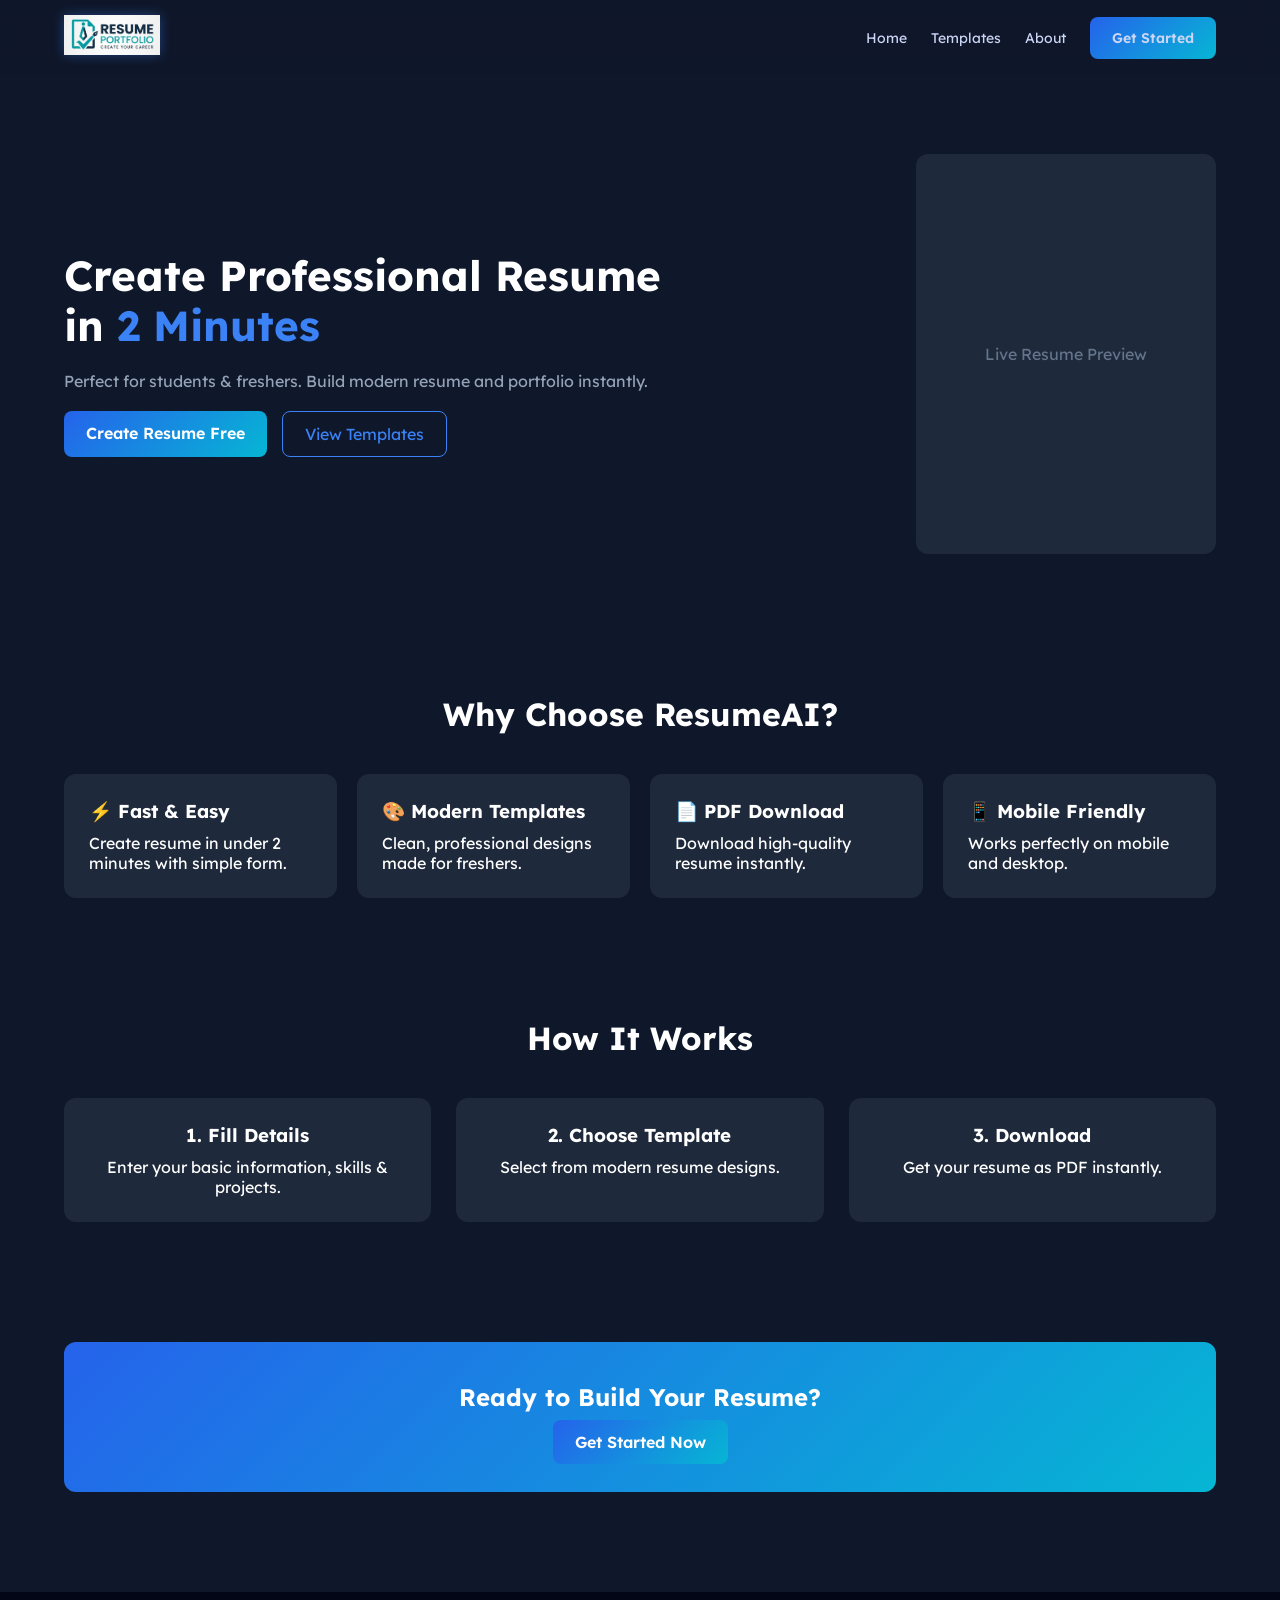
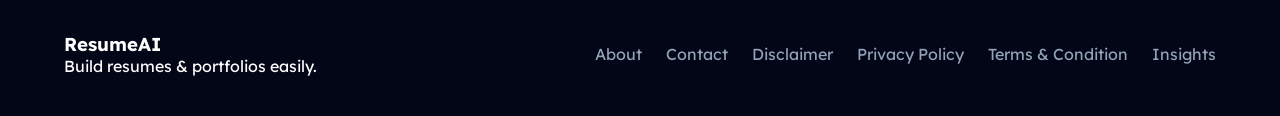
<file: index.html>
<!DOCTYPE html>
<html lang="en">
<head>
  <!-- Google tag (gtag.js) -->
<script async src="https://www.googletagmanager.com/gtag/js?id=G-NF6P70ZM4F"></script>
<script>
  window.dataLayer = window.dataLayer || [];
  function gtag(){dataLayer.push(arguments);}
  gtag('js', new Date());

  gtag('config', 'G-NF6P70ZM4F');
</script>
  <meta charset="UTF-8" />
  <meta name="viewport" content="width=device-width, initial-scale=1.0"/>
  <meta name="google-adsense-account" content="ca-pub-2588692404063470">
  <title>AI Resume Builder | Create Resume in 2 Minutes</title>

  <!-- Main CSS -->
  <link rel="stylesheet" href="style.css">

  <!-- Google Font -->
  <link href="https://fonts.googleapis.com/css2?family=Lexend:wght@300;400;600;800&display=swap" rel="stylesheet">
</head>

<body>

<!-- ================= NAVBAR ================= -->
<header class="navbar">
  <div class="container nav-container">
    <div class="logo">
  <img src="./assets/logoI.jpeg" alt="logo" id="logo">
</div>

    <nav class="nav-links">
      <a href="#">Home</a>
     <a href="template/template.html">Templates</a>
      <a href="morePages/about.html">About</a>
      <a href="resumeBuilder/resume-builder.html" class="primary-btn">Get Started</a>
    </nav>
  </div>
</header>

<!-- ================= HERO ================= -->
<section class="hero">
  <div class="container hero-container">

    <div class="hero-left">
      <h1>Create Professional Resume <br> in <span>2 Minutes</span></h1>

      <p>
        Perfect for students & freshers. Build modern resume and portfolio instantly.
      </p>

      <div class="hero-buttons">
        <a href="resumeBuilder/resume-builder.html" class="primary-btn">Create Resume Free</a>
        <a href="template/template.html" class="secondary-btn">View Templates</a>
      </div>
    </div>

    <div class="hero-right">
      <div class="preview-box">
        <p>Live Resume Preview</p>
      </div>
    </div>

  </div>
</section>

<!-- ================= FEATURES ================= -->
<section class="features">
  <div class="container">

    <h2 class="section-title">Why Choose ResumeAI?</h2>

    <div class="features-grid">

      <div class="feature-card">
        <h3>⚡ Fast & Easy</h3>
        <p>Create resume in under 2 minutes with simple form.</p>
      </div>

      <div class="feature-card">
        <h3>🎨 Modern Templates</h3>
        <p>Clean, professional designs made for freshers.</p>
      </div>

      <div class="feature-card">
        <h3>📄 PDF Download</h3>
        <p>Download high-quality resume instantly.</p>
      </div>

      <div class="feature-card">
        <h3>📱 Mobile Friendly</h3>
        <p>Works perfectly on mobile and desktop.</p>
      </div>

    </div>

  </div>
</section>

<!-- ================= HOW IT WORKS ================= -->
<section class="steps">
  <div class="container">

    <h2 class="section-title">How It Works</h2>

    <div class="steps-grid">

      <div class="step-card">
        <h3>1. Fill Details</h3>
        <p>Enter your basic information, skills & projects.</p>
      </div>

      <div class="step-card">
        <h3>2. Choose Template</h3>
        <p>Select from modern resume designs.</p>
      </div>

      <div class="step-card">
        <h3>3. Download</h3>
        <p>Get your resume as PDF instantly.</p>
      </div>

    </div>

  </div>
</section>

<!-- ================= CTA ================= -->
<section class="cta">
  <div class="container cta-box">
    <h2>Ready to Build Your Resume?</h2>
    <a href="resumeBuilder/resume-builder.html" class="primary-btn">Get Started Now</a>
  </div>
</section>

<!-- ================= FOOTER ================= -->
<footer class="footer">
  <div class="container footer-container">

    <div class="footer-left">
      <h3>ResumeAI</h3>
      <p>Build resumes & portfolios easily.</p>
    </div>

    <div class="footer-links">
      <a href="morePages/about.html">About</a>
      <a href="morePages/contact.html">Contact</a>
      <a href="morePages/disclaimer.html">Disclaimer</a>
      <a href="morePages/privacy.html">Privacy Policy</a>
      <a href="morePages/terms.html">Terms & Condition</a>
      <a href="blog/blog.html">Insights</a>
    </div>

  </div>
</footer>

</body>
</html>
</file>
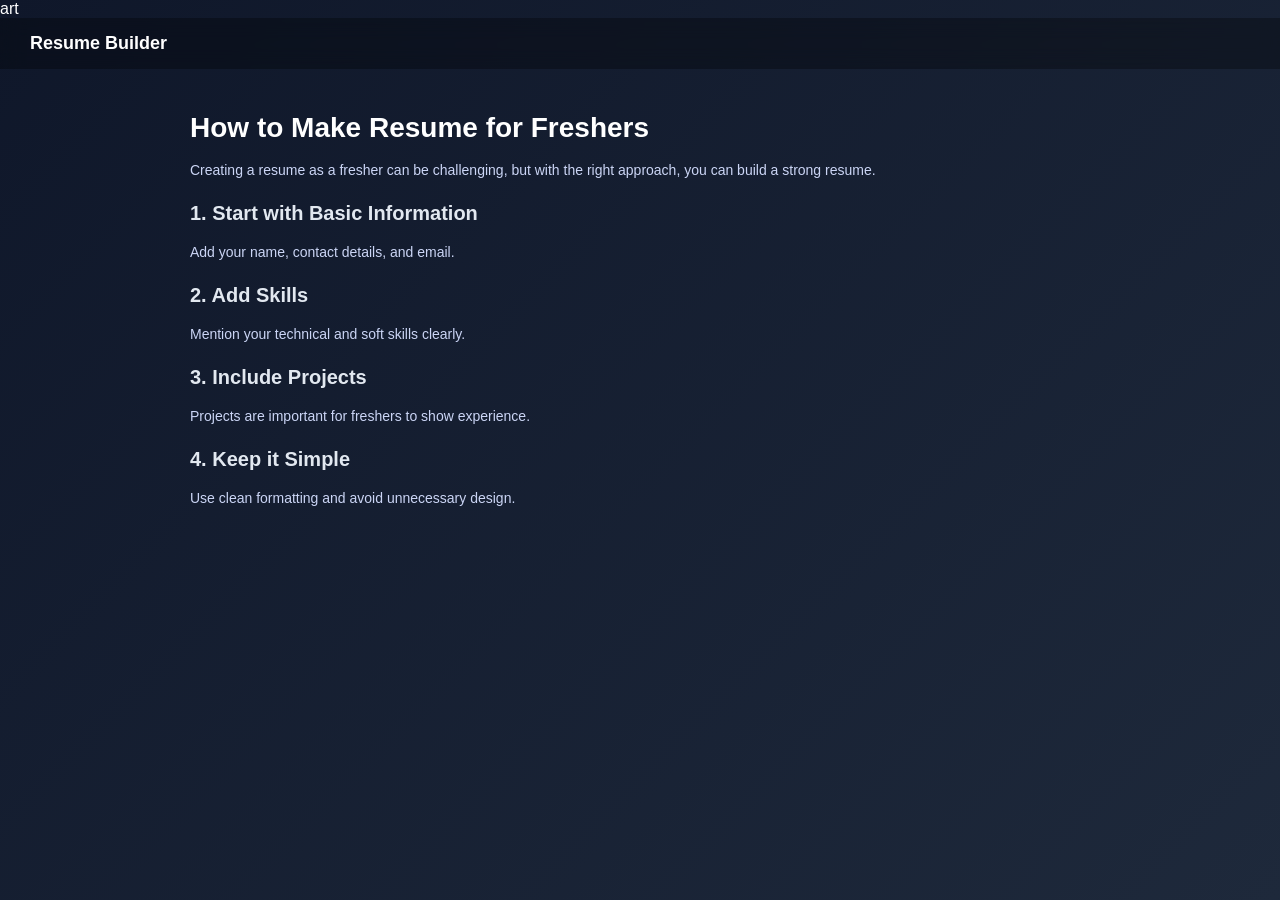
<file: blog/article1.html>
art<!DOCTYPE html>
<html lang="en">
<head>
<!-- Google tag (gtag.js) -->
<script async src="https://www.googletagmanager.com/gtag/js?id=G-NF6P70ZM4F"></script>
<script>
  window.dataLayer = window.dataLayer || [];
  function gtag(){dataLayer.push(arguments);}
  gtag('js', new Date());

  gtag('config', 'G-NF6P70ZM4F');
</script>
  <meta charset="UTF-8">
  <meta name="viewport" content="width=device-width, initial-scale=1.0">

  <title>How to Make Resume for Freshers</title>

  <link rel="stylesheet" href="blog.css">
</head>
<body>

<nav class="main-nav">
  <div class="logo">Resume Builder</div>
</nav>

<section class="blog-container">

  <h1>How to Make Resume for Freshers</h1>

  <p>
    Creating a resume as a fresher can be challenging, but with the right approach, you can build a strong resume.
  </p>

  <h2>1. Start with Basic Information</h2>
  <p>Add your name, contact details, and email.</p>

  <h2>2. Add Skills</h2>
  <p>Mention your technical and soft skills clearly.</p>

  <h2>3. Include Projects</h2>
  <p>Projects are important for freshers to show experience.</p>

  <h2>4. Keep it Simple</h2>
  <p>Use clean formatting and avoid unnecessary design.</p>

</section>
</body>
</html>
</file>
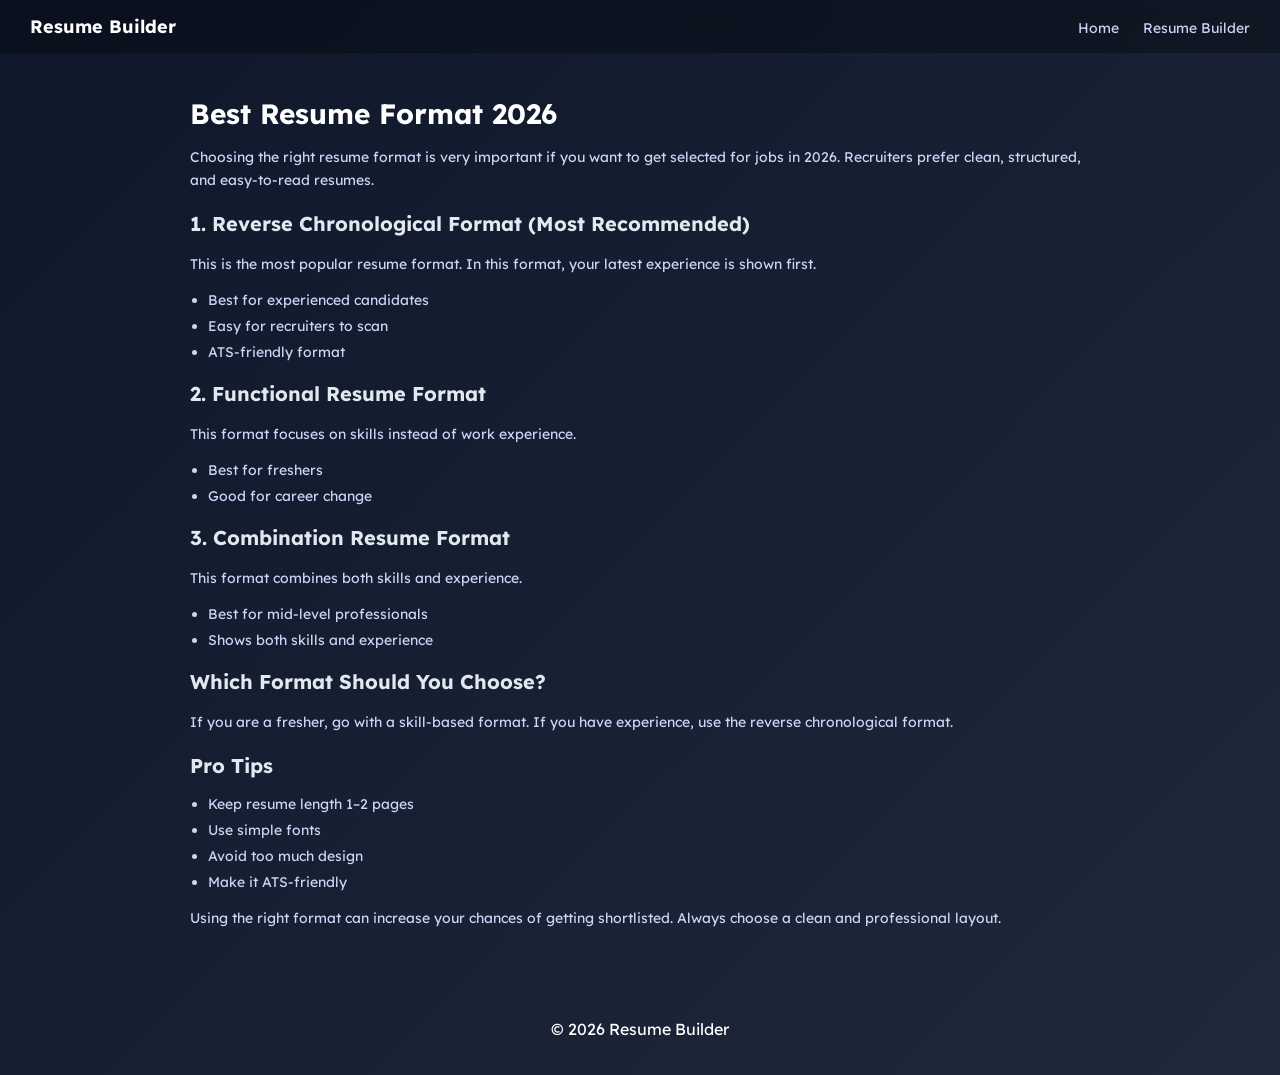
<file: blog/article2.html>
<!DOCTYPE html>
<html lang="en">
<head>
<!-- Google tag (gtag.js) -->
<script async src="https://www.googletagmanager.com/gtag/js?id=G-NF6P70ZM4F"></script>
<script>
  window.dataLayer = window.dataLayer || [];
  function gtag(){dataLayer.push(arguments);}
  gtag('js', new Date());

  gtag('config', 'G-NF6P70ZM4F');
</script>
  <meta charset="UTF-8">
  <meta name="viewport" content="width=device-width, initial-scale=1.0">

  <title>Best Resume Format 2026</title>

  <meta name="description" content="Learn the best resume formats for 2026. Discover which resume format is perfect for freshers and professionals.">

  <link rel="stylesheet" href="blog.css">

  <link href="https://fonts.googleapis.com/css2?family=Lexend:wght@300;400;600;700&display=swap" rel="stylesheet">
</head>
<body>

<!-- NAVBAR -->
<nav class="main-nav">
  <div class="logo">Resume Builder</div>

  <div class="nav-links">
    <a href="index.html">Home</a>
    <a href="resumeBuilder/resume-builder.html">Resume Builder</a>
  </div>
</nav>

<!-- ARTICLE -->
<section class="blog-container">

  <h1>Best Resume Format 2026</h1>

  <p>
    Choosing the right resume format is very important if you want to get selected for jobs in 2026. Recruiters prefer clean, structured, and easy-to-read resumes.
  </p>

  <h2>1. Reverse Chronological Format (Most Recommended)</h2>
  <p>
    This is the most popular resume format. In this format, your latest experience is shown first.
  </p>

  <ul>
    <li>Best for experienced candidates</li>
    <li>Easy for recruiters to scan</li>
    <li>ATS-friendly format</li>
  </ul>

  <h2>2. Functional Resume Format</h2>
  <p>
    This format focuses on skills instead of work experience.
  </p>

  <ul>
    <li>Best for freshers</li>
    <li>Good for career change</li>
  </ul>

  <h2>3. Combination Resume Format</h2>
  <p>
    This format combines both skills and experience.
  </p>

  <ul>
    <li>Best for mid-level professionals</li>
    <li>Shows both skills and experience</li>
  </ul>

  <h2>Which Format Should You Choose?</h2>
  <p>
    If you are a fresher, go with a skill-based format. If you have experience, use the reverse chronological format.
  </p>

  <h2>Pro Tips</h2>
  <ul>
    <li>Keep resume length 1–2 pages</li>
    <li>Use simple fonts</li>
    <li>Avoid too much design</li>
    <li>Make it ATS-friendly</li>
  </ul>

  <p>
    Using the right format can increase your chances of getting shortlisted. Always choose a clean and professional layout.
  </p>

</section>

<!-- FOOTER -->
<footer class="blog-footer">
  <p>© 2026 Resume Builder</p>
</footer>
</body>
</html>
</file>
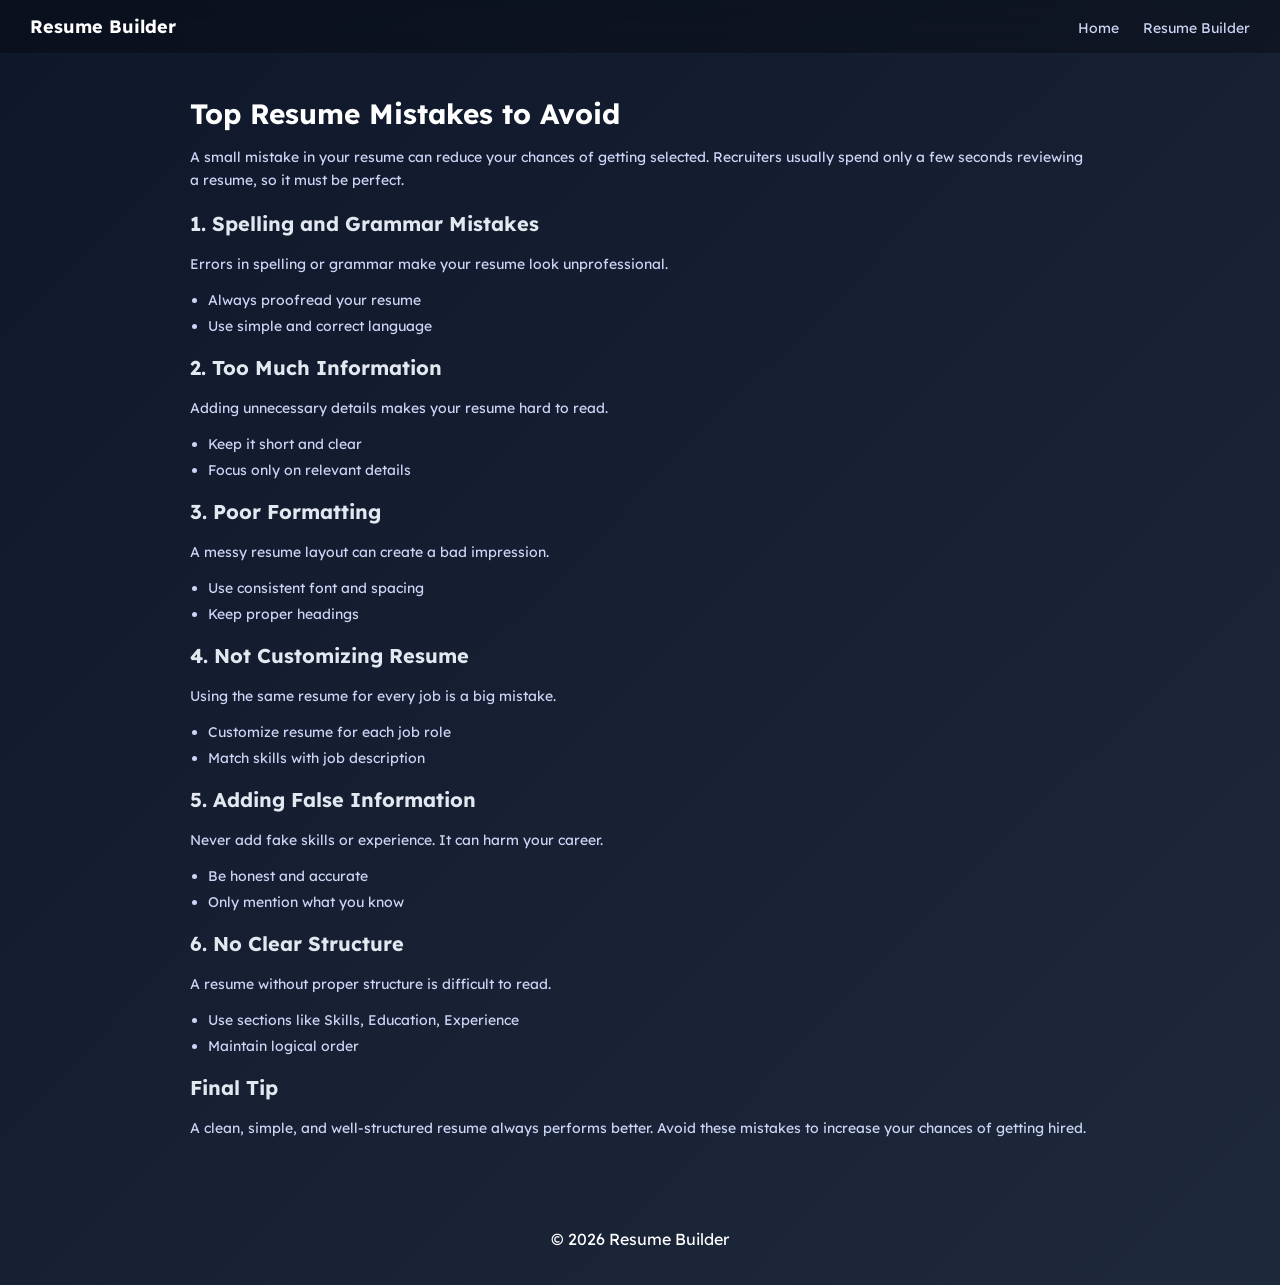
<file: blog/article3.html>
<!DOCTYPE html>
<html lang="en">
<head>
<!-- Google tag (gtag.js) -->
<script async src="https://www.googletagmanager.com/gtag/js?id=G-NF6P70ZM4F"></script>
<script>
  window.dataLayer = window.dataLayer || [];
  function gtag(){dataLayer.push(arguments);}
  gtag('js', new Date());

  gtag('config', 'G-NF6P70ZM4F');
</script>
  <meta charset="UTF-8">
  <meta name="viewport" content="width=device-width, initial-scale=1.0">

  <title>Top Resume Mistakes to Avoid</title>

  <meta name="description" content="Avoid these common resume mistakes and increase your chances of getting selected. Learn what recruiters don't like in resumes.">

  <link rel="stylesheet" href="blog.css">

  <link href="https://fonts.googleapis.com/css2?family=Lexend:wght@300;400;600;700&display=swap" rel="stylesheet">
</head>
<body>

<!-- NAVBAR -->
<nav class="main-nav">
  <div class="logo">Resume Builder</div>

  <div class="nav-links">
    <a href="index.html">Home</a>
    <a href="resumeBuilder/resume-builder.html">Resume Builder</a>
  </div>
</nav>

<!-- ARTICLE -->
<section class="blog-container">

  <h1>Top Resume Mistakes to Avoid</h1>

  <p>
    A small mistake in your resume can reduce your chances of getting selected. Recruiters usually spend only a few seconds reviewing a resume, so it must be perfect.
  </p>

  <h2>1. Spelling and Grammar Mistakes</h2>
  <p>
    Errors in spelling or grammar make your resume look unprofessional.
  </p>

  <ul>
    <li>Always proofread your resume</li>
    <li>Use simple and correct language</li>
  </ul>

  <h2>2. Too Much Information</h2>
  <p>
    Adding unnecessary details makes your resume hard to read.
  </p>

  <ul>
    <li>Keep it short and clear</li>
    <li>Focus only on relevant details</li>
  </ul>

  <h2>3. Poor Formatting</h2>
  <p>
    A messy resume layout can create a bad impression.
  </p>

  <ul>
    <li>Use consistent font and spacing</li>
    <li>Keep proper headings</li>
  </ul>

  <h2>4. Not Customizing Resume</h2>
  <p>
    Using the same resume for every job is a big mistake.
  </p>

  <ul>
    <li>Customize resume for each job role</li>
    <li>Match skills with job description</li>
  </ul>

  <h2>5. Adding False Information</h2>
  <p>
    Never add fake skills or experience. It can harm your career.
  </p>

  <ul>
    <li>Be honest and accurate</li>
    <li>Only mention what you know</li>
  </ul>

  <h2>6. No Clear Structure</h2>
  <p>
    A resume without proper structure is difficult to read.
  </p>

  <ul>
    <li>Use sections like Skills, Education, Experience</li>
    <li>Maintain logical order</li>
  </ul>

  <h2>Final Tip</h2>
  <p>
    A clean, simple, and well-structured resume always performs better. Avoid these mistakes to increase your chances of getting hired.
  </p>

</section>

<!-- FOOTER -->
<footer class="blog-footer">
  <p>© 2026 Resume Builder</p>
</footer>
</body>
</html>
</file>
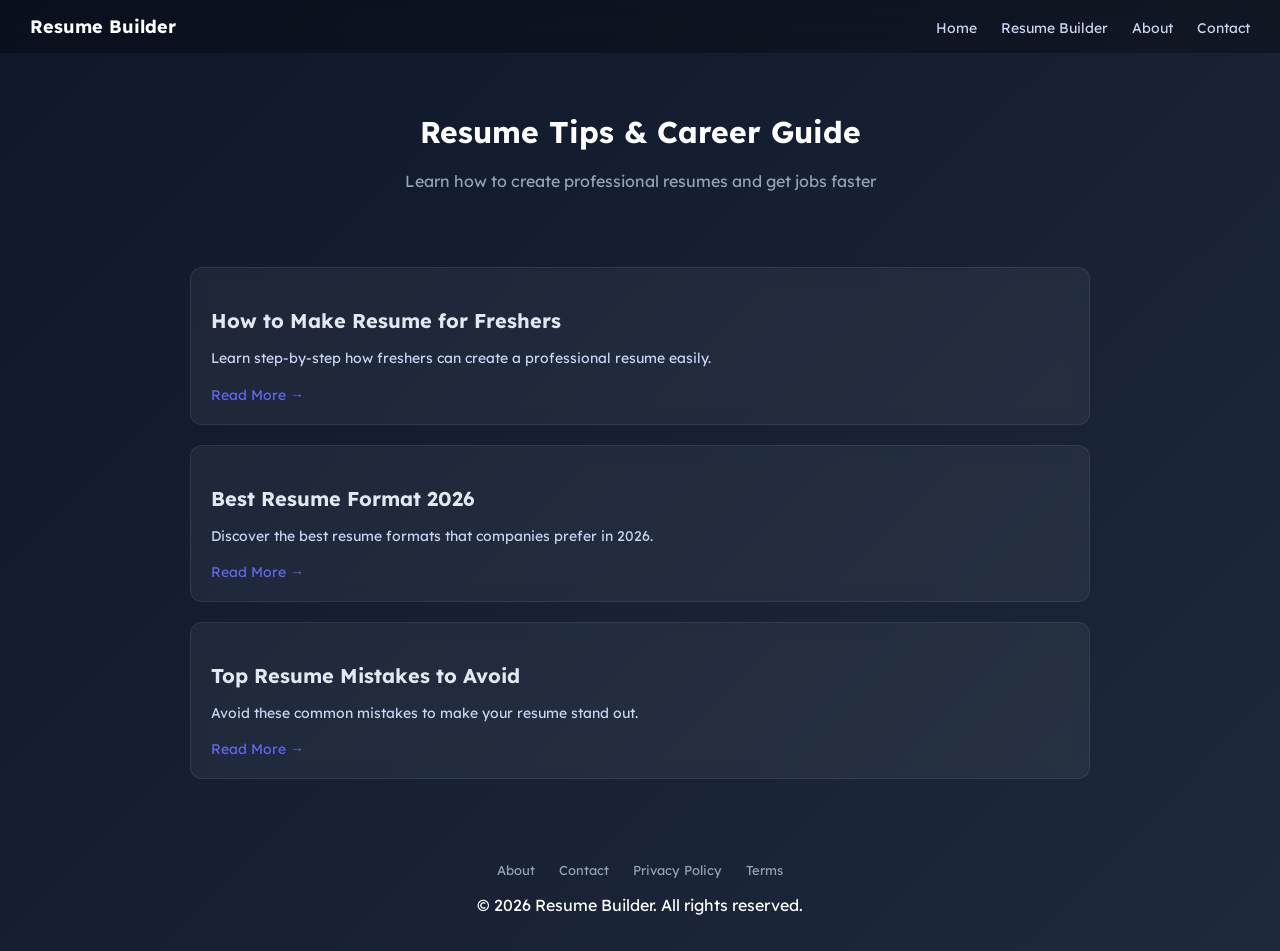
<file: blog/blog.html>
<!DOCTYPE html>
<html lang="en">
<head>
<!-- Google tag (gtag.js) -->
<script async src="https://www.googletagmanager.com/gtag/js?id=G-NF6P70ZM4F"></script>
<script>
  window.dataLayer = window.dataLayer || [];
  function gtag(){dataLayer.push(arguments);}
  gtag('js', new Date());

  gtag('config', 'G-NF6P70ZM4F');
</script>
  <meta charset="UTF-8">
  <meta name="viewport" content="width=device-width, initial-scale=1.0">

  <title>Blog - Resume Builder</title>

  <link rel="stylesheet" href="blog.css">

  <link href="https://fonts.googleapis.com/css2?family=Lexend:wght@300;400;600;700&display=swap" rel="stylesheet">
</head>
<body>

<!-- =========================
     NAVBAR
========================= -->
<nav class="main-nav">
  <div class="logo">Resume Builder</div>

  <div class="nav-links">
    <a href="index.html">Home</a>
    <a href="resumeBuilder/resume-builder.html">Resume Builder</a>
    <a href="morepages/about.html">About</a>
    <a href="morepages/contact.html">Contact</a>
  </div>
</nav>

<!-- =========================
     HEADER
========================= -->
<header class="blog-header">
  <h1>Resume Tips & Career Guide</h1>
  <p>Learn how to create professional resumes and get jobs faster</p>
</header>

<!-- =========================
     BLOG LIST
========================= -->
<section class="blog-container">

  <!-- BLOG 1 -->
  <div class="blog-card">
    <h2>How to Make Resume for Freshers</h2>
    <p>Learn step-by-step how freshers can create a professional resume easily.</p>
    <a href="article1.html">Read More →</a>
  </div>

  <!-- BLOG 2 -->
  <div class="blog-card">
    <h2>Best Resume Format 2026</h2>
    <p>Discover the best resume formats that companies prefer in 2026.</p>
    <a href="article2.html">Read More →</a>
  </div>

  <!-- BLOG 3 -->
  <div class="blog-card">
    <h2>Top Resume Mistakes to Avoid</h2>
    <p>Avoid these common mistakes to make your resume stand out.</p>
    <a href="article3.html">Read More →</a>
  </div>

</section>

<!-- =========================
     FOOTER
========================= -->
<footer class="blog-footer">
  <div class="footer-links">
    <a href="morepages/about.html">About</a>
    <a href="morepages/contact.html">Contact</a>
    <a href="morepages/privacy.html">Privacy Policy</a>
    <a href="morepages/terms.html">Terms</a>
  </div>

  <p>© 2026 Resume Builder. All rights reserved.</p>
</footer>
</body>
</html>
</file>
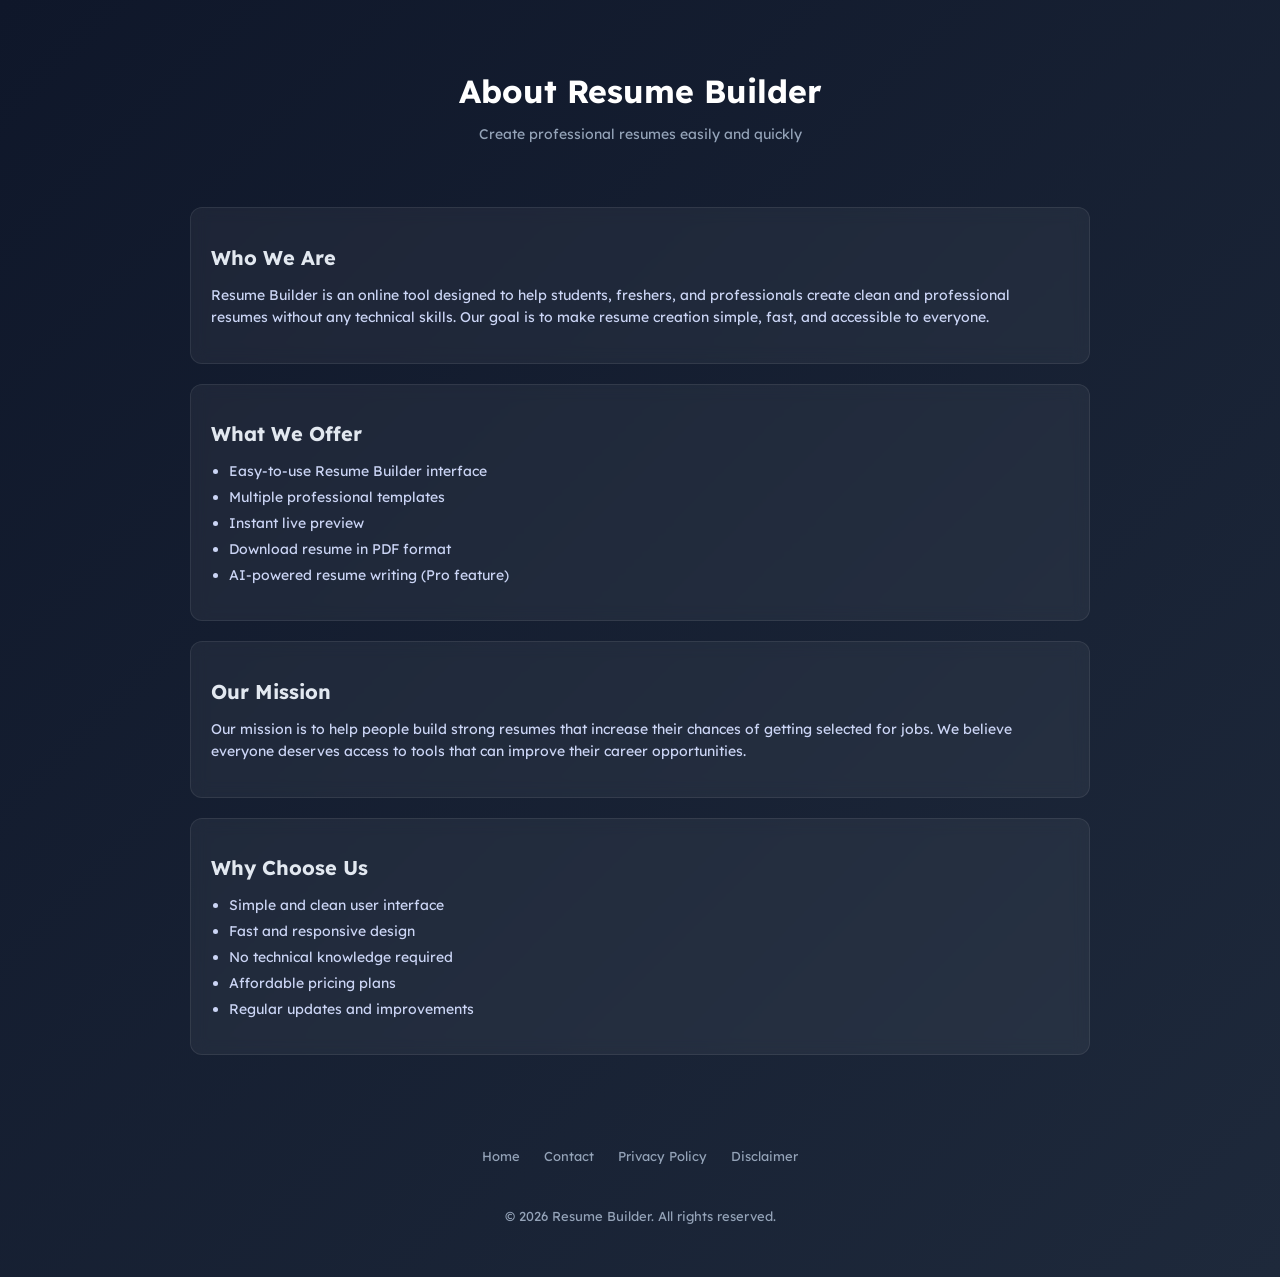
<file: morePages/about.html>
<!DOCTYPE html>
<html lang="en">
<head>
<!-- Google tag (gtag.js) -->
<script async src="https://www.googletagmanager.com/gtag/js?id=G-NF6P70ZM4F"></script>
<script>
  window.dataLayer = window.dataLayer || [];
  function gtag(){dataLayer.push(arguments);}
  gtag('js', new Date());

  gtag('config', 'G-NF6P70ZM4F');
</script>
  <meta charset="UTF-8">
  <meta name="viewport" content="width=device-width, initial-scale=1.0">

  <title>About Us - Resume Builder</title>

  <link rel="stylesheet" href="about.css">

  <link href="https://fonts.googleapis.com/css2?family=Lexend:wght@300;400;600;700&display=swap" rel="stylesheet">
</head>
<body>

<!-- =========================
     HEADER
========================= -->
<header class="about-header">
  <h1>About Resume Builder</h1>
  <p>Create professional resumes easily and quickly</p>
</header>

<!-- =========================
     MAIN CONTENT
========================= -->
<section class="about-container">

  <div class="about-box">
    <h2>Who We Are</h2>
    <p>
      Resume Builder is an online tool designed to help students, freshers, and professionals create clean and professional resumes without any technical skills. Our goal is to make resume creation simple, fast, and accessible to everyone.
    </p>
  </div>

  <div class="about-box">
    <h2>What We Offer</h2>
    <ul>
      <li>Easy-to-use Resume Builder interface</li>
      <li>Multiple professional templates</li>
      <li>Instant live preview</li>
      <li>Download resume in PDF format</li>
      <li>AI-powered resume writing (Pro feature)</li>
    </ul>
  </div>

  <div class="about-box">
    <h2>Our Mission</h2>
    <p>
      Our mission is to help people build strong resumes that increase their chances of getting selected for jobs. We believe everyone deserves access to tools that can improve their career opportunities.
    </p>
  </div>

  <div class="about-box">
    <h2>Why Choose Us</h2>
    <ul>
      <li>Simple and clean user interface</li>
      <li>Fast and responsive design</li>
      <li>No technical knowledge required</li>
      <li>Affordable pricing plans</li>
      <li>Regular updates and improvements</li>
    </ul>
  </div>

</section>

<!-- =========================
     FOOTER
========================= -->
<footer class="terms-footer">
    <div class="footer-links">
      <a href="index.html">Home</a>
      <a href="contact.html">Contact</a>
      <a href="privacy.html">Privacy Policy</a>
      <a href="disclaimer.html">Disclaimer</a>
    </div>
<footer class="about-footer">
  <p>© 2026 Resume Builder. All rights reserved.</p>
</footer>

</body>
</html>
</file>
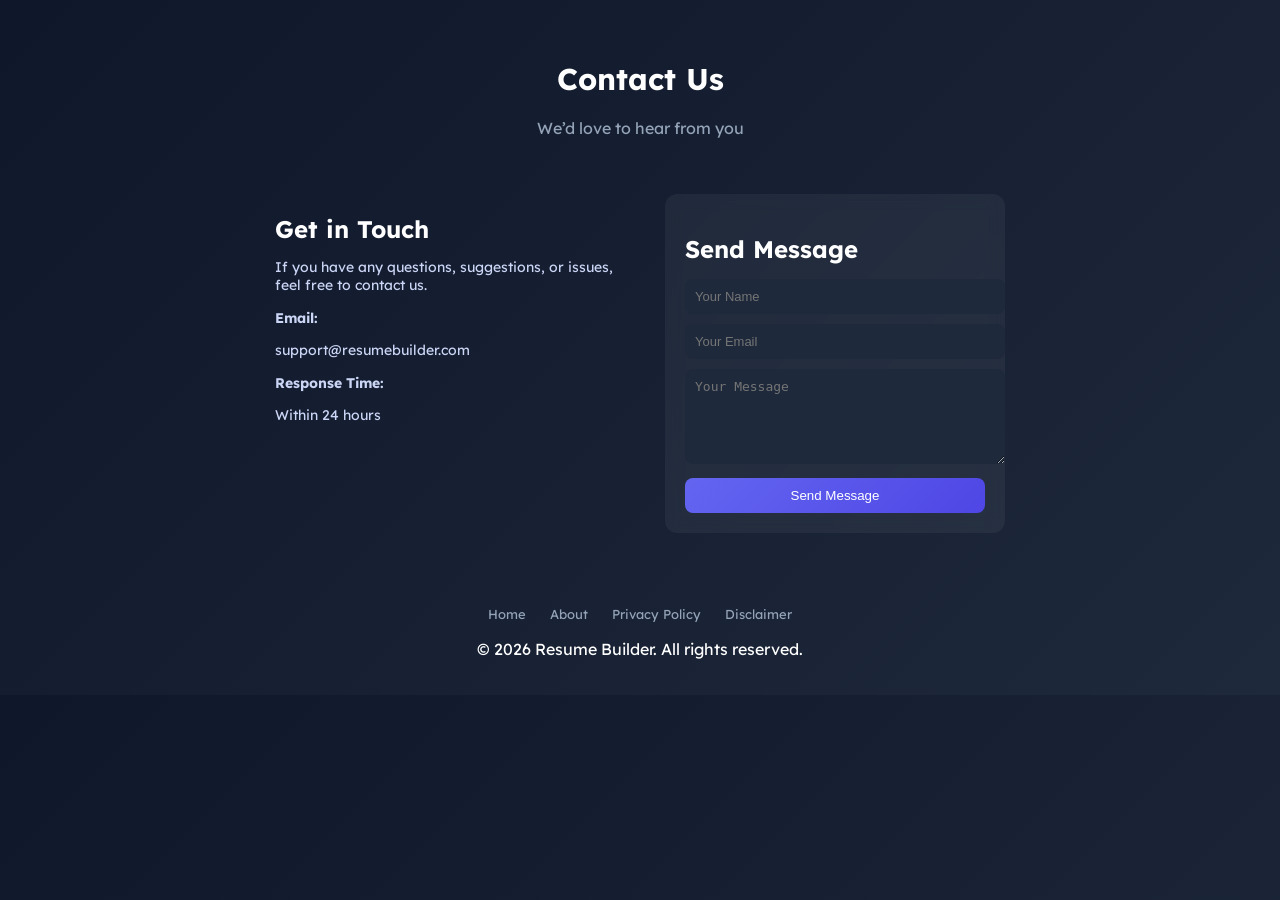
<file: morePages/contact.html>
<!DOCTYPE html>
<html lang="en">

<head>
<!-- Google tag (gtag.js) -->
<script async src="https://www.googletagmanager.com/gtag/js?id=G-NF6P70ZM4F"></script>
<script>
  window.dataLayer = window.dataLayer || [];
  function gtag(){dataLayer.push(arguments);}
  gtag('js', new Date());

  gtag('config', 'G-NF6P70ZM4F');
</script>
  <meta charset="UTF-8">
  <meta name="viewport" content="width=device-width, initial-scale=1.0">

  <title>Contact Us - Resume Builder</title>

  <link rel="stylesheet" href="contact.css">

  <link href="https://fonts.googleapis.com/css2?family=Lexend:wght@300;400;600;700&display=swap" rel="stylesheet">
</head>

<body>

  <!-- =========================
     HEADER
========================= -->
  <header class="contact-header">
    <h1>Contact Us</h1>
    <p>We’d love to hear from you</p>
  </header>

  <!-- =========================
     CONTACT SECTION
========================= -->
  <section class="contact-container">

    <!-- LEFT INFO -->
    <div class="contact-info">
      <h2>Get in Touch</h2>
      <p>If you have any questions, suggestions, or issues, feel free to contact us.</p>

      <div class="info-box">
        <p><strong>Email:</strong></p>
        <p>support@resumebuilder.com</p>
      </div>

      <div class="info-box">
        <p><strong>Response Time:</strong></p>
        <p>Within 24 hours</p>
      </div>
    </div>

    <!-- RIGHT FORM -->
    <div class="contact-form-box">
      <h2>Send Message</h2>

      <form>
        <input type="text" placeholder="Your Name" required>
        <input type="email" placeholder="Your Email" required>
        <textarea placeholder="Your Message" rows="5" required></textarea>

        <button type="submit">Send Message</button>
      </form>
    </div>

  </section>

  <!-- =========================
     FOOTER
========================= -->
<footer class="terms-footer">
    <div class="footer-links">
       <a href="index.html">Home</a>
      <a href="about.html">About</a>
      <a href="privacy.html">Privacy Policy</a>
      <a href="disclaimer.html">Disclaimer</a>
    </div>
  <footer class="contact-footer">
    <p>© 2026 Resume Builder. All rights reserved.</p>
  </footer>

</body>
</html>
</file>
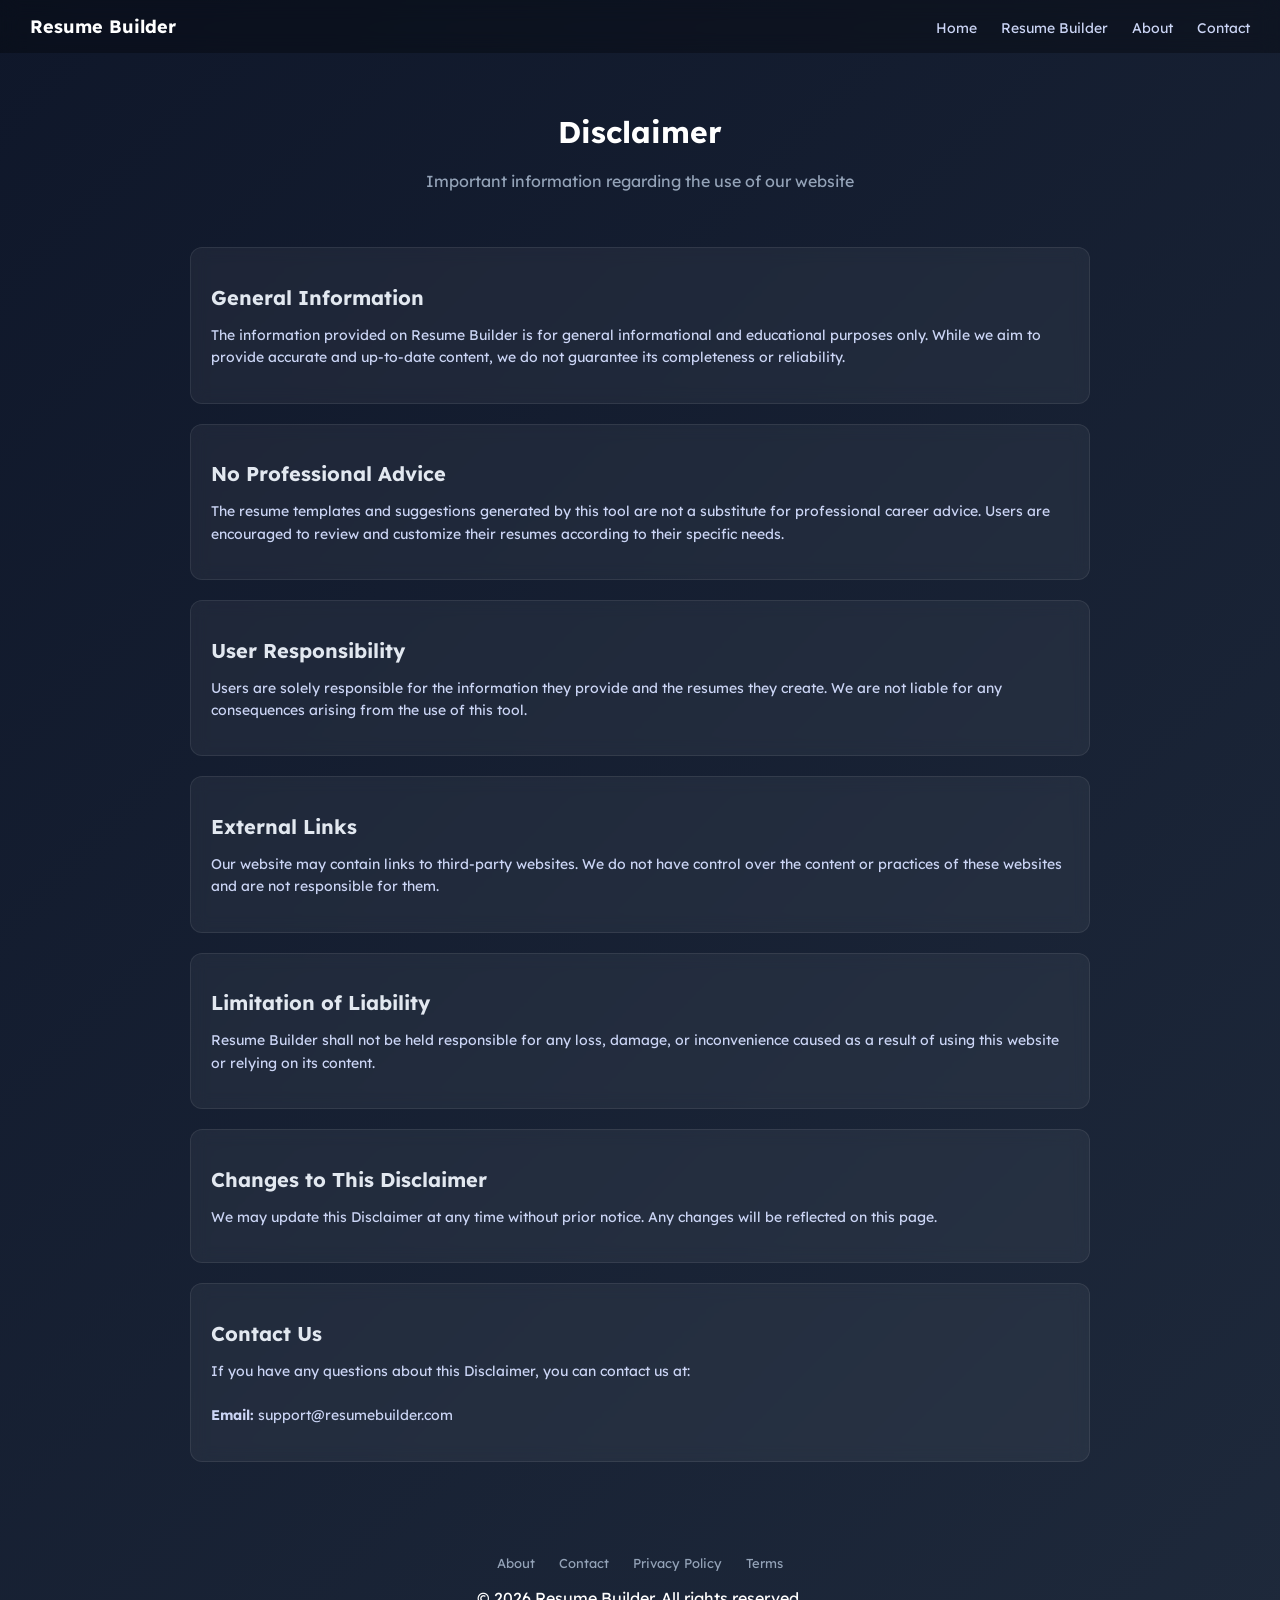
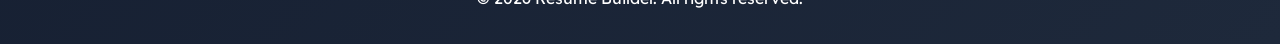
<file: morePages/disclaimer.html>
<!DOCTYPE html>
<html lang="en">
<head>
<!-- Google tag (gtag.js) -->
<script async src="https://www.googletagmanager.com/gtag/js?id=G-NF6P70ZM4F"></script>
<script>
  window.dataLayer = window.dataLayer || [];
  function gtag(){dataLayer.push(arguments);}
  gtag('js', new Date());

  gtag('config', 'G-NF6P70ZM4F');
</script>
  <meta charset="UTF-8">
  <meta name="viewport" content="width=device-width, initial-scale=1.0">

  <title>Disclaimer - Resume Builder</title>

  <link rel="stylesheet" href="disclaimer.css">

  <link href="https://fonts.googleapis.com/css2?family=Lexend:wght@300;400;600;700&display=swap" rel="stylesheet">
</head>
<body>

<!-- =========================
     NAVBAR
========================= -->
<nav class="main-nav">
  <div class="logo">Resume Builder</div>

  <div class="nav-links">
    <a href="index.html">Home</a>
    <a href="/resumeBuilder/resume-builder.html">Resume Builder</a>
    <a href="about.html">About</a>
    <a href="contact.html">Contact</a>
  </div>
</nav>

<!-- =========================
     HEADER
========================= -->
<header class="disclaimer-header">
  <h1>Disclaimer</h1>
  <p>Important information regarding the use of our website</p>
</header>

<!-- =========================
     CONTENT
========================= -->
<section class="disclaimer-container">

  <div class="disclaimer-box">
    <h2>General Information</h2>
    <p>
      The information provided on Resume Builder is for general informational and educational purposes only. While we aim to provide accurate and up-to-date content, we do not guarantee its completeness or reliability.
    </p>
  </div>

  <div class="disclaimer-box">
    <h2>No Professional Advice</h2>
    <p>
      The resume templates and suggestions generated by this tool are not a substitute for professional career advice. Users are encouraged to review and customize their resumes according to their specific needs.
    </p>
  </div>

  <div class="disclaimer-box">
    <h2>User Responsibility</h2>
    <p>
      Users are solely responsible for the information they provide and the resumes they create. We are not liable for any consequences arising from the use of this tool.
    </p>
  </div>

  <div class="disclaimer-box">
    <h2>External Links</h2>
    <p>
      Our website may contain links to third-party websites. We do not have control over the content or practices of these websites and are not responsible for them.
    </p>
  </div>

  <div class="disclaimer-box">
    <h2>Limitation of Liability</h2>
    <p>
      Resume Builder shall not be held responsible for any loss, damage, or inconvenience caused as a result of using this website or relying on its content.
    </p>
  </div>

  <div class="disclaimer-box">
    <h2>Changes to This Disclaimer</h2>
    <p>
      We may update this Disclaimer at any time without prior notice. Any changes will be reflected on this page.
    </p>
  </div>

  <div class="disclaimer-box">
    <h2>Contact Us</h2>
    <p>
      If you have any questions about this Disclaimer, you can contact us at:
      <br><br>
      <strong>Email:</strong> support@resumebuilder.com
    </p>
  </div>

</section>

<!-- =========================
     FOOTER
========================= -->
<footer class="disclaimer-footer">
  <div class="footer-links">
    <a href="about.html">About</a>
    <a href="contact.html">Contact</a>
    <a href="privacy.html">Privacy Policy</a>
    <a href="terms.html">Terms</a>
  </div>

  <p>© 2026 Resume Builder. All rights reserved.</p>
</footer>
</body>
</html>
</file>
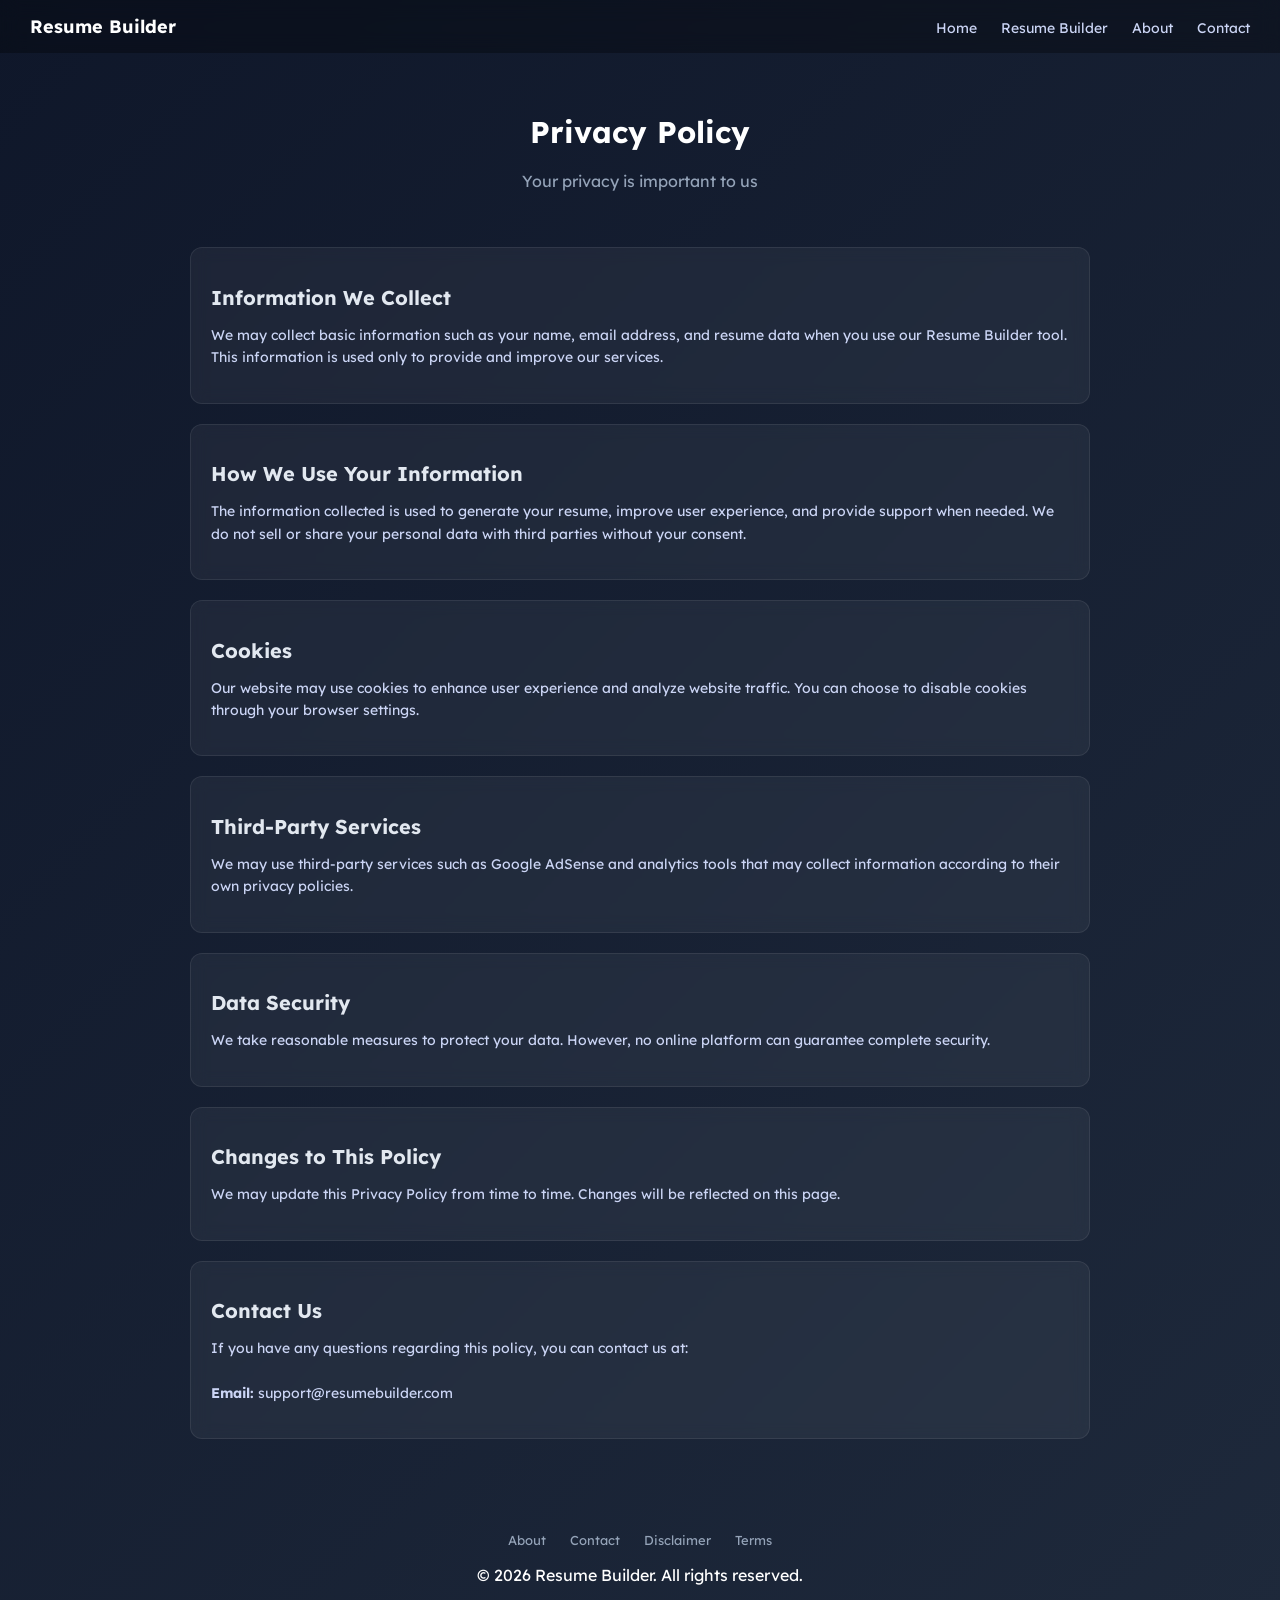
<file: morePages/privacy.html>
<!DOCTYPE html>
<html lang="en">
<head>
<!-- Google tag (gtag.js) -->
<script async src="https://www.googletagmanager.com/gtag/js?id=G-NF6P70ZM4F"></script>
<script>
  window.dataLayer = window.dataLayer || [];
  function gtag(){dataLayer.push(arguments);}
  gtag('js', new Date());

  gtag('config', 'G-NF6P70ZM4F');
</script>
  <meta charset="UTF-8">
  <meta name="viewport" content="width=device-width, initial-scale=1.0">

  <title>Privacy Policy - Resume Builder</title>

  <link rel="stylesheet" href="privacy.css">

  <link href="https://fonts.googleapis.com/css2?family=Lexend:wght@300;400;600;700&display=swap" rel="stylesheet">
</head>
<body>

<!-- =========================
     NAVBAR
========================= -->
<nav class="main-nav">
  <div class="logo">Resume Builder</div>

  <div class="nav-links">
    <a href="index.html">Home</a>
    <a href="resumeBuilder/resume-builder.html">Resume Builder</a>
    <a href="about.html">About</a>
    <a href="contact.html">Contact</a>
  </div>
</nav>

<!-- =========================
     HEADER
========================= -->
<header class="privacy-header">
  <h1>Privacy Policy</h1>
  <p>Your privacy is important to us</p>
</header>

<!-- =========================
     CONTENT
========================= -->
<section class="privacy-container">

  <div class="privacy-box">
    <h2>Information We Collect</h2>
    <p>
      We may collect basic information such as your name, email address, and resume data when you use our Resume Builder tool. This information is used only to provide and improve our services.
    </p>
  </div>

  <div class="privacy-box">
    <h2>How We Use Your Information</h2>
    <p>
      The information collected is used to generate your resume, improve user experience, and provide support when needed. We do not sell or share your personal data with third parties without your consent.
    </p>
  </div>

  <div class="privacy-box">
    <h2>Cookies</h2>
    <p>
      Our website may use cookies to enhance user experience and analyze website traffic. You can choose to disable cookies through your browser settings.
    </p>
  </div>

  <div class="privacy-box">
    <h2>Third-Party Services</h2>
    <p>
      We may use third-party services such as Google AdSense and analytics tools that may collect information according to their own privacy policies.
    </p>
  </div>

  <div class="privacy-box">
    <h2>Data Security</h2>
    <p>
      We take reasonable measures to protect your data. However, no online platform can guarantee complete security.
    </p>
  </div>

  <div class="privacy-box">
    <h2>Changes to This Policy</h2>
    <p>
      We may update this Privacy Policy from time to time. Changes will be reflected on this page.
    </p>
  </div>

  <div class="privacy-box">
    <h2>Contact Us</h2>
    <p>
      If you have any questions regarding this policy, you can contact us at:
      <br><br>
      <strong>Email:</strong> support@resumebuilder.com
    </p>
  </div>

</section>

<!-- =========================
     FOOTER
========================= -->
<footer class="privacy-footer">
  <div class="footer-links">
    <a href="about.html">About</a>
    <a href="contact.html">Contact</a>
    <a href="disclaimer.html">Disclaimer</a>
    <a href="terms.html">Terms</a>
  </div>

  <p>© 2026 Resume Builder. All rights reserved.</p>
</footer>
</body>
</html>
</file>
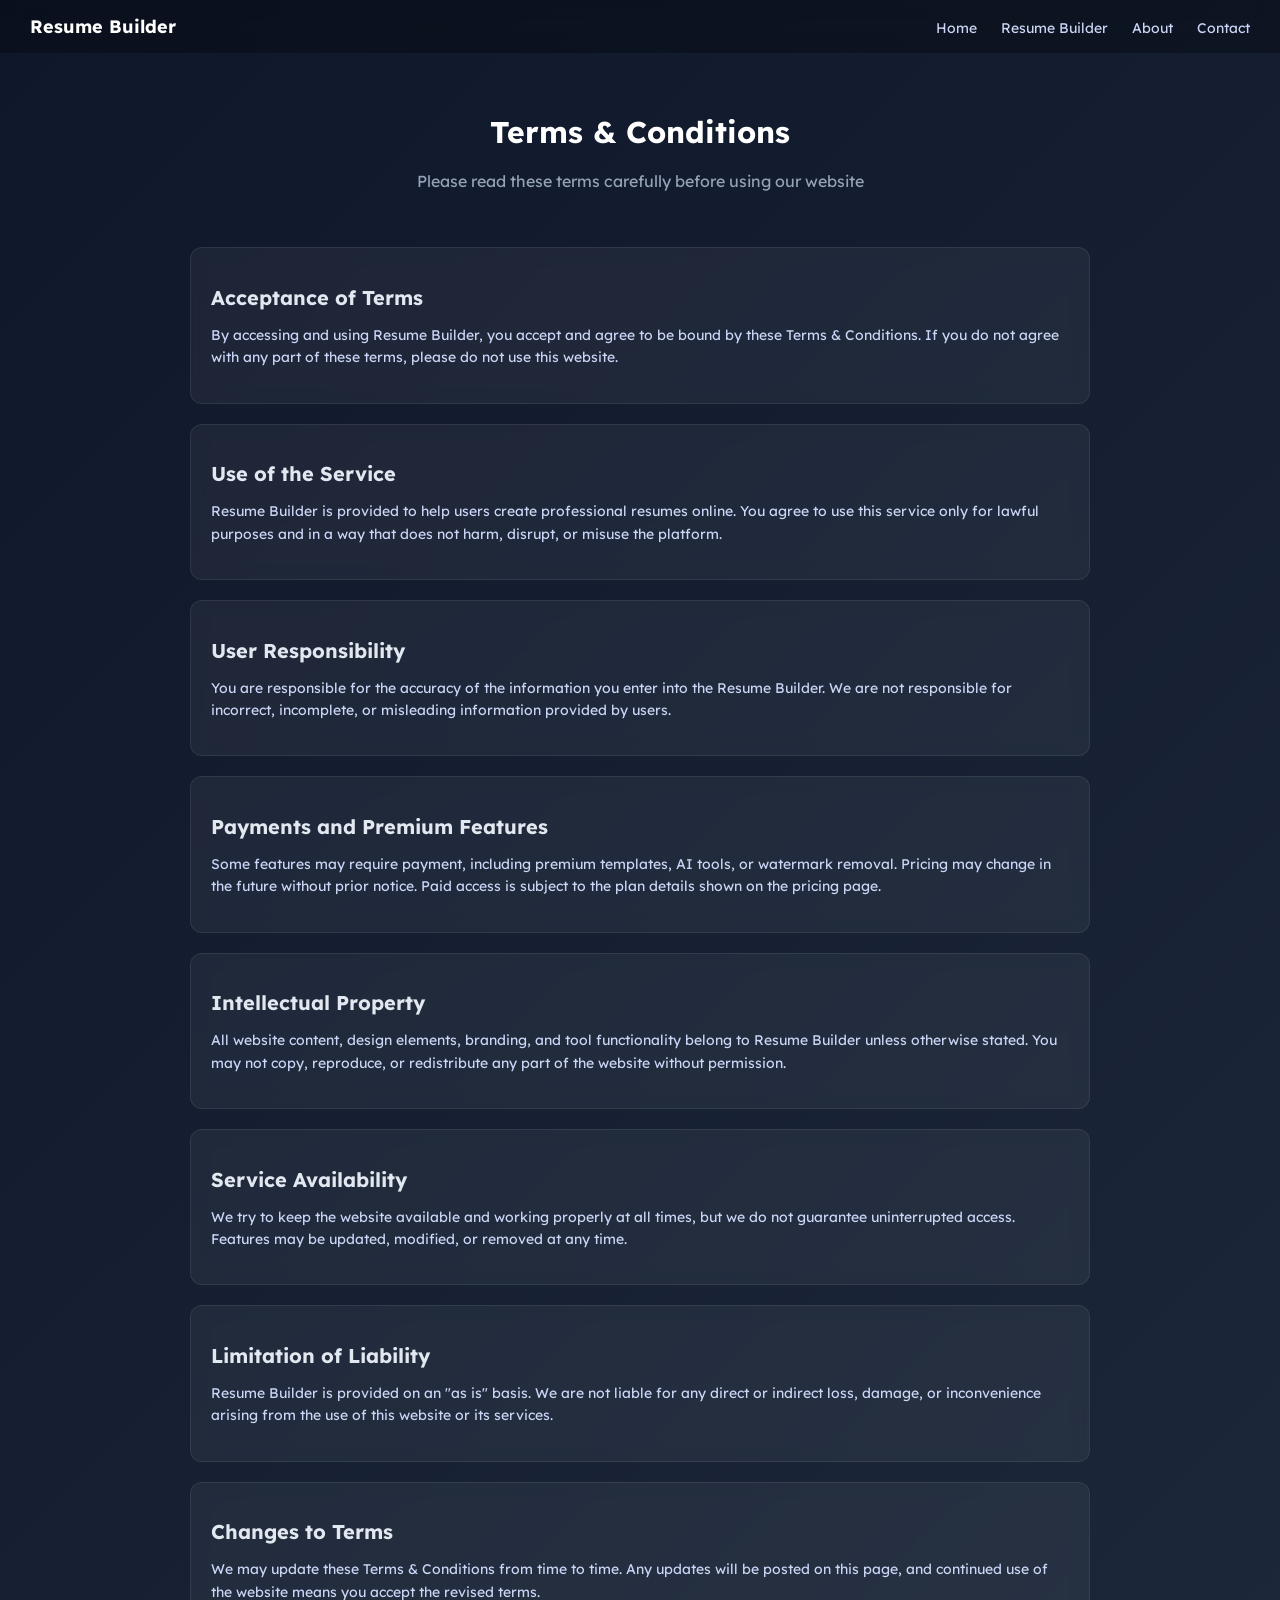
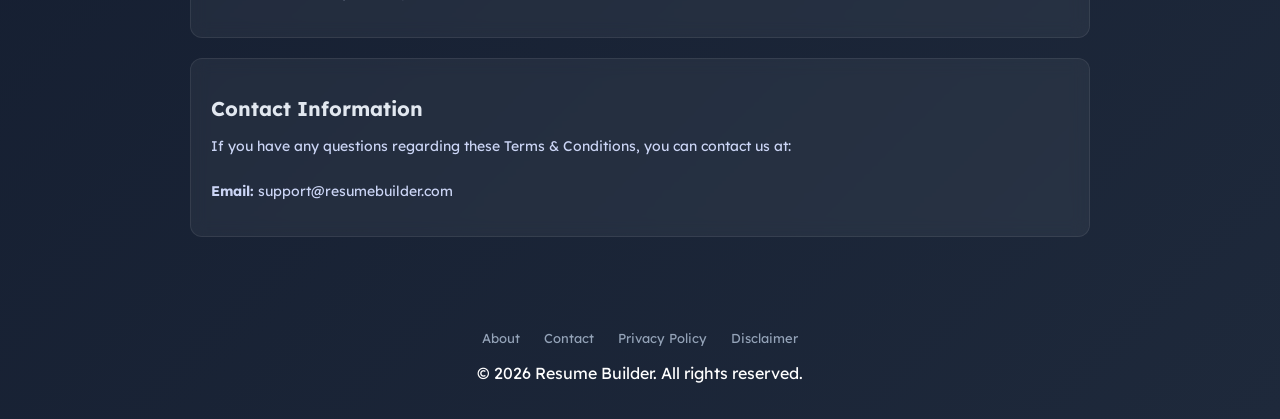
<file: morePages/terms.html>
<!DOCTYPE html>
<html lang="en">
<head>
<!-- Google tag (gtag.js) -->
<script async src="https://www.googletagmanager.com/gtag/js?id=G-NF6P70ZM4F"></script>
<script>
  window.dataLayer = window.dataLayer || [];
  function gtag(){dataLayer.push(arguments);}
  gtag('js', new Date());

  gtag('config', 'G-NF6P70ZM4F');
</script>
  <meta charset="UTF-8" />
  <meta name="viewport" content="width=device-width, initial-scale=1.0" />

  <title>Terms & Conditions - Resume Builder</title>

  <link rel="stylesheet" href="terms.css" />
  <link href="https://fonts.googleapis.com/css2?family=Lexend:wght@300;400;500;600;700&display=swap" rel="stylesheet" />
</head>
<body>

  <!-- =========================
       NAVBAR
  ========================= -->
  <nav class="main-nav">
    <div class="logo">Resume Builder</div>

    <div class="nav-links">
      <a href="index.html">Home</a>
      <a href="resumeBuilder/resume-builder.html">Resume Builder</a>
      <a href="about.html">About</a>
      <a href="contact.html">Contact</a>
    </div>
  </nav>

  <!-- =========================
       HEADER
  ========================= -->
  <header class="terms-header">
    <h1>Terms & Conditions</h1>
    <p>Please read these terms carefully before using our website</p>
  </header>

  <!-- =========================
       CONTENT
  ========================= -->
  <section class="terms-container">

    <div class="terms-box">
      <h2>Acceptance of Terms</h2>
      <p>
        By accessing and using Resume Builder, you accept and agree to be bound by these Terms & Conditions. If you do not agree with any part of these terms, please do not use this website.
      </p>
    </div>

    <div class="terms-box">
      <h2>Use of the Service</h2>
      <p>
        Resume Builder is provided to help users create professional resumes online. You agree to use this service only for lawful purposes and in a way that does not harm, disrupt, or misuse the platform.
      </p>
    </div>

    <div class="terms-box">
      <h2>User Responsibility</h2>
      <p>
        You are responsible for the accuracy of the information you enter into the Resume Builder. We are not responsible for incorrect, incomplete, or misleading information provided by users.
      </p>
    </div>

    <div class="terms-box">
      <h2>Payments and Premium Features</h2>
      <p>
        Some features may require payment, including premium templates, AI tools, or watermark removal. Pricing may change in the future without prior notice. Paid access is subject to the plan details shown on the pricing page.
      </p>
    </div>

    <div class="terms-box">
      <h2>Intellectual Property</h2>
      <p>
        All website content, design elements, branding, and tool functionality belong to Resume Builder unless otherwise stated. You may not copy, reproduce, or redistribute any part of the website without permission.
      </p>
    </div>

    <div class="terms-box">
      <h2>Service Availability</h2>
      <p>
        We try to keep the website available and working properly at all times, but we do not guarantee uninterrupted access. Features may be updated, modified, or removed at any time.
      </p>
    </div>

    <div class="terms-box">
      <h2>Limitation of Liability</h2>
      <p>
        Resume Builder is provided on an "as is" basis. We are not liable for any direct or indirect loss, damage, or inconvenience arising from the use of this website or its services.
      </p>
    </div>

    <div class="terms-box">
      <h2>Changes to Terms</h2>
      <p>
        We may update these Terms & Conditions from time to time. Any updates will be posted on this page, and continued use of the website means you accept the revised terms.
      </p>
    </div>

    <div class="terms-box">
      <h2>Contact Information</h2>
      <p>
        If you have any questions regarding these Terms & Conditions, you can contact us at:
        <br /><br />
        <strong>Email:</strong> support@resumebuilder.com
      </p>
    </div>

  </section>

  <!-- =========================
       FOOTER
  ========================= -->
  <footer class="terms-footer">
    <div class="footer-links">
      <a href="about.html">About</a>
      <a href="contact.html">Contact</a>
      <a href="privacy.html">Privacy Policy</a>
      <a href="disclaimer.html">Disclaimer</a>
    </div>

    <p>© 2026 Resume Builder. All rights reserved.</p>
  </footer>
</body>
</html>
</file>
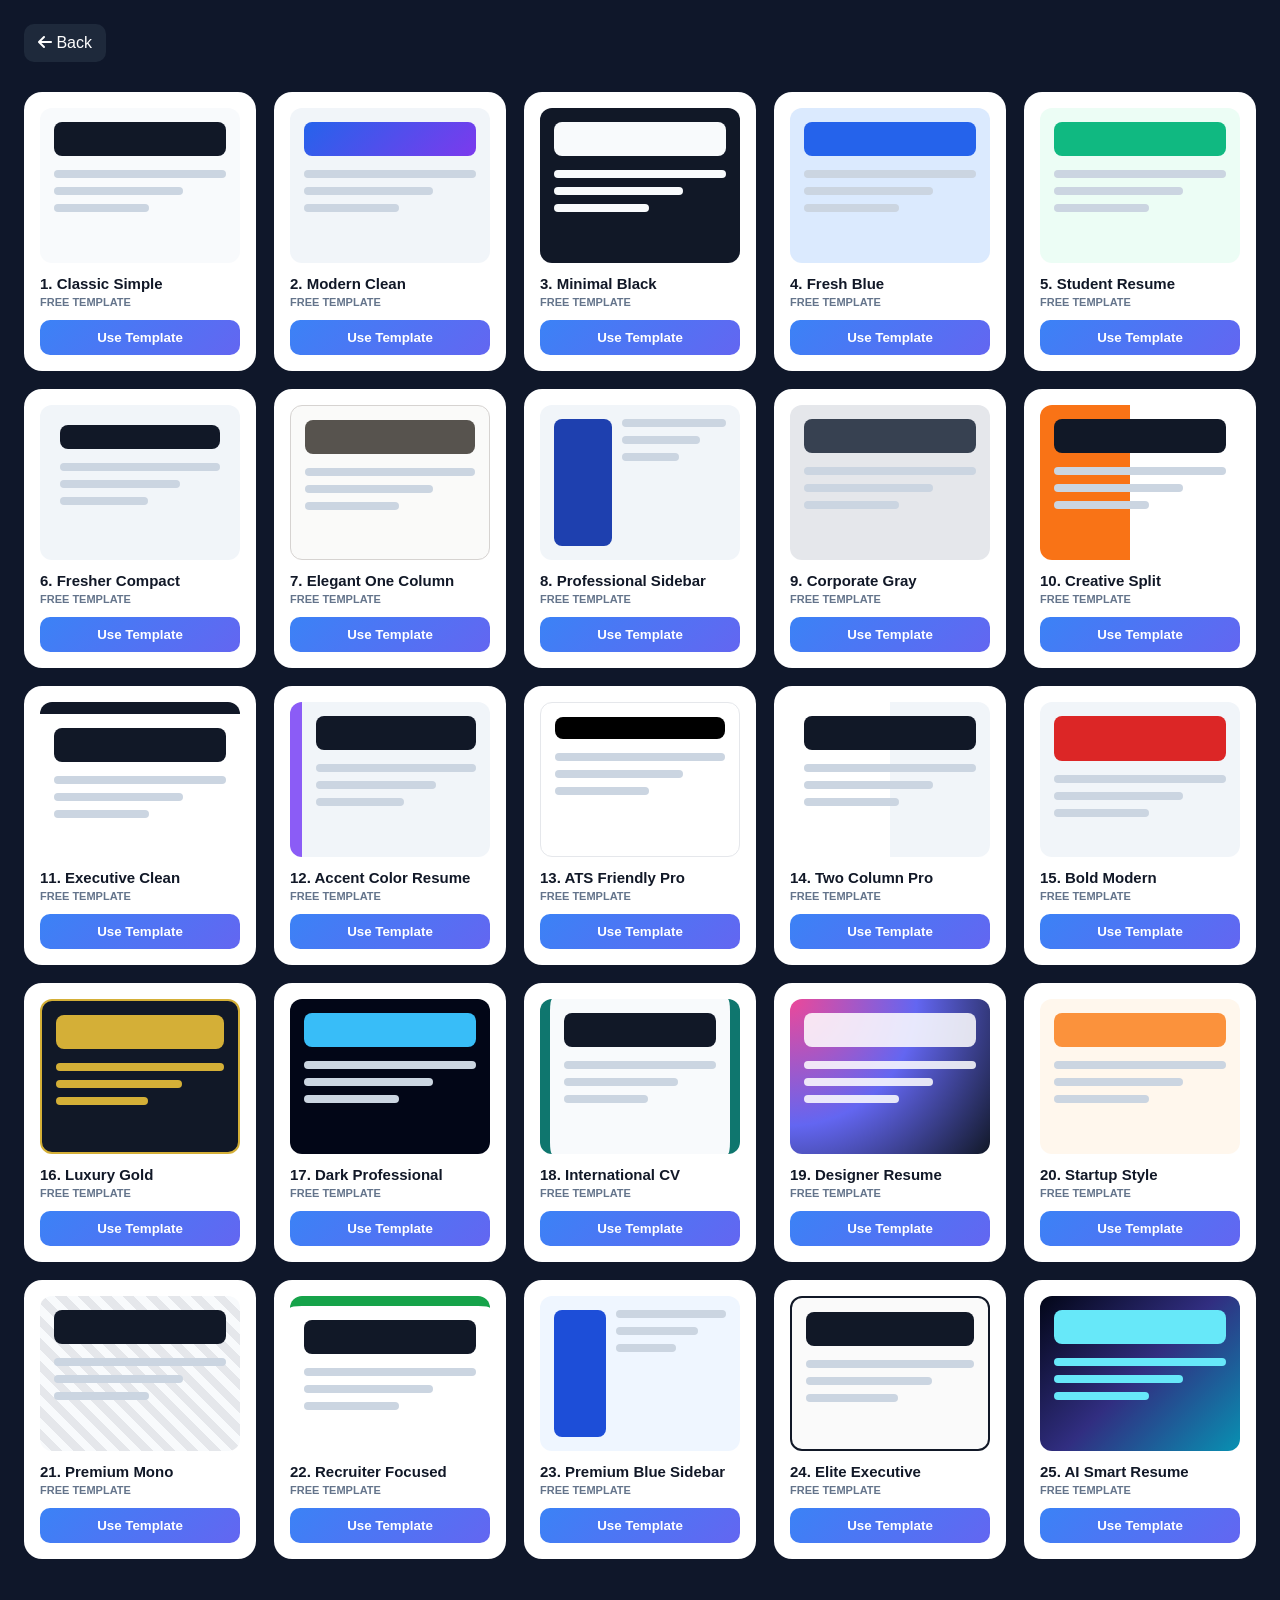
<file: template/template.html>
<!DOCTYPE html>
<html lang="en">
<head>
  <!-- Google tag (gtag.js) -->
<script async src="https://www.googletagmanager.com/gtag/js?id=G-NF6P70ZM4F"></script>
<script>
  window.dataLayer = window.dataLayer || [];
  function gtag(){dataLayer.push(arguments);}
  gtag('js', new Date());

  gtag('config', 'G-NF6P70ZM4F');
</script>
  <meta charset="UTF-8" />
  <meta name="viewport" content="width=device-width, initial-scale=1.0" />
  <title>Choose Resume Template</title>

  <link rel="stylesheet" href="template.css" />
  <link href="https://cdnjs.cloudflare.com/ajax/libs/font-awesome/6.5.0/css/all.min.css" rel="stylesheet">
</head>
<body>

  <header class="template-header">
    <a href="/resumeBuilder/resume-builder.html" class="back-btn">
      <i class="fa-solid fa-arrow-left"></i> Back
    </a>
  </header>

  <main>
    <section class="plan-section">
     
      <div class="template-grid" id="freeTemplates"></div>
    </section>

    <section class="plan-section">
      <div class="template-grid" id="basicTemplates"></div>
    </section>

    <section class="plan-section">
      <div class="template-grid" id="proTemplates"></div>
    </section>
  </main>

  <script src="template.js"></script>
</body>
</html>
</file>
<file: style.css>
/* ================= RESET ================= */
* {
  margin: 0;
  padding: 0;
  box-sizing: border-box;
  font-family: 'Lexend', sans-serif;
}

body {
  background: #0f172a;
  color: #ffffff;
}

/* ================= GLOBAL ================= */
.container {
  width: 90%;
  max-width: 1200px;
  margin: auto;
}

.section-title {
  text-align: center;
  font-size: 32px;
  margin-bottom: 40px;
}

/* ================= BUTTONS ================= */
.primary-btn {
  background: linear-gradient(135deg, #2563eb, #06b6d4);
  color: #fff;
  padding: 12px 22px;
  border-radius: 8px;
  text-decoration: none;
  font-weight: 600;
  transition: 0.3s;
}

.primary-btn:hover {
  transform: translateY(-2px);
  opacity: 0.9;
}

.secondary-btn {
  border: 1px solid #3b82f6;
  padding: 12px 22px;
  border-radius: 8px;
  color: #3b82f6;
  text-decoration: none;
  transition: 0.3s;
}

.secondary-btn:hover {
  background: #3b82f6;
  color: #fff;
}

/* ================= NAVBAR ================= */
.navbar {
  background: rgba(15, 23, 42, 0.8);
  backdrop-filter: blur(10px);
  padding: 15px 0;
  position: sticky;
  top: 0;
  z-index: 100;
}

.nav-container {
  display: flex;
  justify-content: space-between;
  align-items: center;
}

#logo {
  height: 40px;
  width: auto;
  filter: drop-shadow(0 0 6px rgba(59,130,246,0.4));
  transition: 0.3s;
}

#logo:hover {
  transform: scale(1.05);
}

.nav-links a {
  margin-left: 20px;
  text-decoration: none;
  color: #cbd5f5;
  font-size: 14px;
  transition: 0.3s;
}

.nav-links a:hover {
  color: #ffffff;
}

.login-btn {
  border: 1px solid #3b82f6;
  padding: 8px 14px;
  border-radius: 6px;
}

/* ================= HERO ================= */
.hero {
  padding: 80px 0;
}

.hero-container {
  display: flex;
  align-items: center;
  justify-content: space-between;
  gap: 40px;
}

.hero-left h1 {
  font-size: 42px;
  line-height: 1.2;
}

.hero-left span {
  color: #3b82f6;
}

.hero-left p {
  margin: 20px 0;
  color: #94a3b8;
}

.hero-buttons {
  display: flex;
  gap: 15px;
}

/* Preview Box */
.preview-box {
  width: 300px;
  height: 400px;
  background: #1e293b;
  border-radius: 12px;
  display: flex;
  align-items: center;
  justify-content: center;
  color: #64748b;
}

/* ================= FEATURES ================= */
.features {
  padding: 60px 0;
}

.features-grid {
  display: grid;
  grid-template-columns: repeat(4, 1fr);
  gap: 20px;
}

.feature-card {
  background: #1e293b;
  padding: 25px;
  border-radius: 12px;
  transition: 0.3s;
}

.feature-card:hover {
  transform: translateY(-5px);
  background: #334155;
}

.feature-card h3 {
  margin-bottom: 10px;
}

/* ================= STEPS ================= */
.steps {
  padding: 60px 0;
}

.steps-grid {
  display: grid;
  grid-template-columns: repeat(3, 1fr);
  gap: 25px;
}

.step-card {
  background: #1e293b;
  padding: 25px;
  border-radius: 12px;
  text-align: center;
}

.step-card h3 {
  margin-bottom: 10px;
}

/* ================= CTA ================= */
.cta {
  padding: 60px 0;
}

.cta-box {
  text-align: center;
  background: linear-gradient(135deg, #2563eb, #06b6d4);
  padding: 40px;
  border-radius: 12px;
}

.cta-box h2 {
  margin-bottom: 20px;
}

/* ================= FOOTER ================= */
.footer {
  background: #020617;
  padding: 40px 0;
  margin-top: 40px;
}

.footer-container {
  display: flex;
  justify-content: space-between;
  align-items: center;
}

.footer-links a {
  margin-left: 20px;
  color: #94a3b8;
  text-decoration: none;
}

.footer-links a:hover {
  color: #ffffff;
}

/* ================= RESPONSIVE ================= */
@media (max-width: 900px) {

  .hero-container {
    flex-direction: column;
    text-align: center;
  }

  .features-grid {
    grid-template-columns: repeat(2, 1fr);
  }

  .steps-grid {
    grid-template-columns: 1fr;
  }

  .nav-links {
    display: none;
  }
}

@media (max-width: 500px) {

  .hero-left h1 {
    font-size: 28px;
  }

  .features-grid {
    grid-template-columns: 1fr;
  }

}
/* =========================
   SECTION HEADER
========================= */
.section-head {
  display: flex;
  justify-content: space-between;
  align-items: center;
  margin-bottom: 15px;
}

.section-head h3 {
  font-size: 18px;
  font-weight: 600;
  color: #222;
}

/* =========================
   ADD BUTTON
========================= */
.add-btn {
  background: linear-gradient(135deg, #4f46e5, #6366f1);
  color: #fff;
  border: none;
  padding: 8px 14px;
  border-radius: 8px;
  font-size: 13px;
  cursor: pointer;
  transition: 0.3s ease;
}

.add-btn:hover {
  transform: translateY(-1px);
  box-shadow: 0 5px 12px rgba(0,0,0,0.15);
}

/* =========================
   CONTAINER
========================= */
.dynamic-group-container {
  display: flex;
  flex-direction: column;
  gap: 15px;
}

/* =========================
   CARD
========================= */
.dynamic-card {
  background: #fff;
  border-radius: 12px;
  padding: 15px;
  border: 1px solid #eee;
  transition: 0.3s ease;
}

.dynamic-card:hover {
  box-shadow: 0 8px 18px rgba(0,0,0,0.08);
}

/* =========================
   CARD TOP
========================= */
.dynamic-card-top {
  display: flex;
  justify-content: space-between;
  align-items: center;
  margin-bottom: 10px;
}

.dynamic-card-top h4 {
  font-size: 14px;
  font-weight: 600;
  color: #444;
}

/* =========================
   REMOVE BUTTON
========================= */
.remove-btn {
  background: #fee2e2;
  color: #dc2626;
  border: none;
  padding: 5px 10px;
  border-radius: 6px;
  font-size: 12px;
  cursor: pointer;
  transition: 0.3s;
}

.remove-btn:hover {
  background: #fecaca;
}

.remove-btn:disabled {
  opacity: 0.5;
  cursor: not-allowed;
}

/* =========================
   INPUT GROUP
========================= */
.input-group {
  display: flex;
  flex-direction: column;
  margin-bottom: 10px;
}

.input-group label {
  font-size: 12px;
  margin-bottom: 4px;
  color: #555;
}

.input-group input,
.input-group textarea {
  padding: 8px 10px;
  border-radius: 8px;
  border: 1px solid #ddd;
  font-size: 13px;
  transition: 0.2s;
}

.input-group input:focus,
.input-group textarea:focus {
  border-color: #6366f1;
  outline: none;
  box-shadow: 0 0 0 2px rgba(99,102,241,0.15);
}

/* =========================
   PREVIEW SECTION
========================= */
.preview-section {
  margin-bottom: 20px;
}

.preview-section h3 {
  font-size: 16px;
  margin-bottom: 10px;
  color: #222;
}

/* =========================
   PREVIEW LIST
========================= */
.preview-list {
  display: flex;
  flex-direction: column;
  gap: 12px;
}

/* =========================
   PREVIEW ITEM
========================= */
.preview-item {
  border-bottom: 1px solid #eee;
  padding-bottom: 8px;
}

.preview-item:last-child {
  border-bottom: none;
}

.preview-item h4 {
  font-size: 14px;
  font-weight: 600;
  color: #111;
}

.preview-item p {
  font-size: 12px;
  color: #555;
  margin: 2px 0;
}

.preview-item span {
  font-size: 11px;
  color: #777;
}
</file>
<file: blog/blog.css>
/* =========================
   GLOBAL
========================= */
body {
  margin: 0;
  font-family: 'Lexend', sans-serif;
  background: linear-gradient(135deg, #0f172a, #1e293b);
  color: #fff;
}

/* =========================
   NAVBAR
========================= */
.main-nav {
  display: flex;
  justify-content: space-between;
  align-items: center;
  padding: 15px 30px;
  background: rgba(0,0,0,0.3);
  backdrop-filter: blur(10px);
}

.logo {
  font-weight: 700;
  font-size: 18px;
}

.nav-links a {
  margin-left: 20px;
  text-decoration: none;
  color: #cbd5f5;
  font-size: 14px;
  transition: 0.2s;
}

.nav-links a:hover {
  color: #fff;
}

/* =========================
   HEADER
========================= */
.blog-header {
  text-align: center;
  padding: 40px 20px;
}

.blog-header h1 {
  font-size: 30px;
}

.blog-header p {
  color: #94a3b8;
}

/* =========================
   BLOG CONTAINER
========================= */
.blog-container {
  max-width: 900px;
  margin: auto;
  padding: 20px;
}

/* =========================
   BLOG CARD (LIST PAGE)
========================= */
.blog-card {
  background: rgba(255,255,255,0.05);
  border-radius: 12px;
  padding: 20px;
  margin-bottom: 20px;
  border: 1px solid rgba(255,255,255,0.08);
  backdrop-filter: blur(8px);
  transition: 0.3s ease;
}

.blog-card:hover {
  transform: translateY(-4px);
  box-shadow: 0 10px 25px rgba(0,0,0,0.3);
}

.blog-card h2 {
  margin-bottom: 10px;
}

.blog-card p {
  color: #cbd5f5;
  font-size: 14px;
}

.blog-card a {
  color: #6366f1;
  text-decoration: none;
  font-size: 14px;
}

.blog-card a:hover {
  text-decoration: underline;
}

/* =========================
   ARTICLE STYLING
========================= */
.blog-container h1 {
  font-size: 28px;
  margin-bottom: 15px;
}

.blog-container h2 {
  margin-top: 20px;
  font-size: 20px;
  color: #e2e8f0;
}

.blog-container p {
  font-size: 14px;
  color: #cbd5f5;
  line-height: 1.6;
}

.blog-container ul {
  padding-left: 18px;
}

.blog-container ul li {
  margin-bottom: 8px;
  color: #cbd5f5;
  font-size: 14px;
}

/* =========================
   FOOTER
========================= */
.blog-footer {
  text-align: center;
  padding: 20px;
  margin-top: 20px;
}

.footer-links {
  margin-bottom: 10px;
}

.footer-links a {
  margin: 0 10px;
  color: #94a3b8;
  text-decoration: none;
  font-size: 13px;
}

.footer-links a:hover {
  color: #fff;
}

/* =========================
   RESPONSIVE
========================= */
@media (max-width: 768px) {
  .blog-header h1 {
    font-size: 24px;
  }

  .blog-container {
    padding: 15px;
  }
}
</file>
<file: morePages/about.css>
/* =========================
   GLOBAL
========================= */
body {
  margin: 0;
  font-family: 'Lexend', sans-serif;
  background: linear-gradient(135deg, #0f172a, #1e293b);
  color: #fff;
}

/* =========================
   HEADER
========================= */
.about-header {
  text-align: center;
  padding: 50px 20px 20px;
}

.about-header h1 {
  font-size: 32px;
  margin-bottom: 10px;
}

.about-header p {
  color: #94a3b8;
  font-size: 14px;
}

/* =========================
   CONTAINER
========================= */
.about-container {
  max-width: 900px;
  margin: auto;
  padding: 30px 20px;
}

/* =========================
   BOX
========================= */
.about-box {
  background: rgba(255,255,255,0.05);
  border-radius: 12px;
  padding: 20px;
  margin-bottom: 20px;
  border: 1px solid rgba(255,255,255,0.08);
  backdrop-filter: blur(8px);
  transition: 0.3s ease;
}

.about-box:hover {
  transform: translateY(-4px);
  box-shadow: 0 10px 25px rgba(0,0,0,0.3);
}

/* =========================
   TEXT
========================= */
.about-box h2 {
  margin-bottom: 10px;
  font-size: 20px;
  color: #e2e8f0;
}

.about-box p {
  font-size: 14px;
  color: #cbd5f5;
  line-height: 1.6;
}

.about-box ul {
  padding-left: 18px;
}

.about-box ul li {
  margin-bottom: 8px;
  font-size: 14px;
  color: #cbd5f5;
}

/* =========================
   FOOTER
========================= */
.about-footer {
  text-align: center;
  padding: 20px;
  font-size: 13px;
  color: #94a3b8;
}
.terms-footer {
  text-align: center;
  padding: 20px;
  margin-top: 20px;
}

.footer-links {
  margin-bottom: 10px;
}

.footer-links a {
  margin: 0 10px;
  color: #94a3b8;
  text-decoration: none;
  font-size: 13px;
}

.footer-links a:hover {
  color: #fff;
}


/* =========================
   RESPONSIVE
========================= */
@media (max-width: 768px) {
  .about-header h1 {
    font-size: 24px;
  }

  .about-box {
    padding: 15px;
  }
}
</file>
<file: morePages/contact.css>
/* =========================
   GLOBAL
========================= */
body {
  margin: 0;
  font-family: 'Lexend', sans-serif;
  background: linear-gradient(135deg, #0f172a, #1e293b);
  color: #fff;
}

/* =========================
   NAVBAR
========================= */
.main-nav {
  display: flex;
  justify-content: space-between;
  align-items: center;
  padding: 15px 30px;
  background: rgba(0,0,0,0.3);
  backdrop-filter: blur(10px);
}

.logo {
  font-weight: 700;
  font-size: 18px;
}

.nav-links a {
  margin-left: 20px;
  text-decoration: none;
  color: #cbd5f5;
  font-size: 14px;
  transition: 0.2s;
}

.nav-links a:hover {
  color: #fff;
}

/* =========================
   HEADER
========================= */
.contact-header {
  text-align: center;
  padding: 40px 20px 10px;
}

.contact-header h1 {
  font-size: 30px;
}

.contact-header p {
  color: #94a3b8;
}

/* =========================
   CONTAINER
========================= */
.contact-container {
  display: flex;
  justify-content: center;
  gap: 40px;
  padding: 30px;
  flex-wrap: wrap;
}

/* =========================
   INFO
========================= */
.contact-info {
  max-width: 350px;
}

.contact-info h2 {
  margin-bottom: 10px;
}

.contact-info p {
  color: #cbd5f5;
  font-size: 14px;
}

.info-box {
  margin-top: 15px;
}

/* =========================
   FORM
========================= */
.contact-form-box {
  background: rgba(255,255,255,0.05);
  padding: 20px;
  border-radius: 12px;
  width: 300px;
  backdrop-filter: blur(8px);
}

.contact-form-box h2 {
  margin-bottom: 15px;
}

.contact-form-box input,
.contact-form-box textarea {
  width: 100%;
  padding: 10px;
  margin-bottom: 10px;
  border: none;
  border-radius: 8px;
  background: #1e293b;
  color: #fff;
  font-size: 13px;
}

.contact-form-box input:focus,
.contact-form-box textarea:focus {
  outline: 1px solid #6366f1;
}

.contact-form-box button {
  width: 100%;
  padding: 10px;
  border: none;
  border-radius: 8px;
  background: linear-gradient(135deg, #6366f1, #4f46e5);
  color: #fff;
  cursor: pointer;
  transition: 0.3s;
}

.contact-form-box button:hover {
  opacity: 0.9;
}

/* =========================
   FOOTER
========================= */
.terms-footer {
  text-align: center;
  padding: 20px;
  margin-top: 20px;
}

.footer-links {
  margin-bottom: 10px;
}

.footer-links a {
  margin: 0 10px;
  color: #94a3b8;
  text-decoration: none;
  font-size: 13px;
}

.footer-links a:hover {
  color: #fff;
}


/* =========================
   RESPONSIVE
========================= */
@media (max-width: 768px) {
  .contact-container {
    flex-direction: column;
    align-items: center;
  }
}
</file>
<file: morePages/disclaimer.css>
/* =========================
   GLOBAL
========================= */
body {
  margin: 0;
  font-family: 'Lexend', sans-serif;
  background: linear-gradient(135deg, #0f172a, #1e293b);
  color: #fff;
}

/* =========================
   NAVBAR
========================= */
.main-nav {
  display: flex;
  justify-content: space-between;
  align-items: center;
  padding: 15px 30px;
  background: rgba(0,0,0,0.3);
  backdrop-filter: blur(10px);
}

.logo {
  font-weight: 700;
  font-size: 18px;
}

.nav-links a {
  margin-left: 20px;
  text-decoration: none;
  color: #cbd5f5;
  font-size: 14px;
  transition: 0.2s;
}

.nav-links a:hover {
  color: #fff;
}

/* =========================
   HEADER
========================= */
.disclaimer-header {
  text-align: center;
  padding: 40px 20px 10px;
}

.disclaimer-header h1 {
  font-size: 30px;
}

.disclaimer-header p {
  color: #94a3b8;
}

/* =========================
   CONTAINER
========================= */
.disclaimer-container {
  max-width: 900px;
  margin: auto;
  padding: 30px 20px;
}

/* =========================
   BOX
========================= */
.disclaimer-box {
  background: rgba(255,255,255,0.05);
  border-radius: 12px;
  padding: 20px;
  margin-bottom: 20px;
  border: 1px solid rgba(255,255,255,0.08);
  backdrop-filter: blur(8px);
  transition: 0.3s ease;
}

.disclaimer-box:hover {
  transform: translateY(-4px);
  box-shadow: 0 10px 25px rgba(0,0,0,0.3);
}

/* =========================
   TEXT
========================= */
.disclaimer-box h2 {
  margin-bottom: 10px;
  font-size: 20px;
  color: #e2e8f0;
}

.disclaimer-box p {
  font-size: 14px;
  color: #cbd5f5;
  line-height: 1.6;
}

/* =========================
   FOOTER
========================= */
.disclaimer-footer {
  text-align: center;
  padding: 20px;
  margin-top: 20px;
}

.footer-links {
  margin-bottom: 10px;
}

.footer-links a {
  margin: 0 10px;
  color: #94a3b8;
  text-decoration: none;
  font-size: 13px;
}

.footer-links a:hover {
  color: #fff;
}

/* =========================
   RESPONSIVE
========================= */
@media (max-width: 768px) {
  .disclaimer-header h1 {
    font-size: 24px;
  }

  .disclaimer-box {
    padding: 15px;
  }
}
</file>
<file: morePages/privacy.css>
/* =========================
   GLOBAL
========================= */
body {
  margin: 0;
  font-family: 'Lexend', sans-serif;
  background: linear-gradient(135deg, #0f172a, #1e293b);
  color: #fff;
}

/* =========================
   NAVBAR
========================= */
.main-nav {
  display: flex;
  justify-content: space-between;
  align-items: center;
  padding: 15px 30px;
  background: rgba(0,0,0,0.3);
  backdrop-filter: blur(10px);
}

.logo {
  font-weight: 700;
  font-size: 18px;
}

.nav-links a {
  margin-left: 20px;
  text-decoration: none;
  color: #cbd5f5;
  font-size: 14px;
  transition: 0.2s;
}

.nav-links a:hover {
  color: #fff;
}

/* =========================
   HEADER
========================= */
.privacy-header {
  text-align: center;
  padding: 40px 20px 10px;
}

.privacy-header h1 {
  font-size: 30px;
}

.privacy-header p {
  color: #94a3b8;
}

/* =========================
   CONTAINER
========================= */
.privacy-container {
  max-width: 900px;
  margin: auto;
  padding: 30px 20px;
}

/* =========================
   BOX
========================= */
.privacy-box {
  background: rgba(255,255,255,0.05);
  border-radius: 12px;
  padding: 20px;
  margin-bottom: 20px;
  border: 1px solid rgba(255,255,255,0.08);
  backdrop-filter: blur(8px);
  transition: 0.3s ease;
}

.privacy-box:hover {
  transform: translateY(-4px);
  box-shadow: 0 10px 25px rgba(0,0,0,0.3);
}

/* =========================
   TEXT
========================= */
.privacy-box h2 {
  margin-bottom: 10px;
  font-size: 20px;
  color: #e2e8f0;
}

.privacy-box p {
  font-size: 14px;
  color: #cbd5f5;
  line-height: 1.6;
}

/* =========================
   FOOTER
========================= */
.privacy-footer {
  text-align: center;
  padding: 20px;
  margin-top: 20px;
}

.footer-links {
  margin-bottom: 10px;
}

.footer-links a {
  margin: 0 10px;
  color: #94a3b8;
  text-decoration: none;
  font-size: 13px;
}

.footer-links a:hover {
  color: #fff;
}

/* =========================
   RESPONSIVE
========================= */
@media (max-width: 768px) {
  .privacy-header h1 {
    font-size: 24px;
  }

  .privacy-box {
    padding: 15px;
  }
}
</file>
<file: morePages/terms.css>
/* =========================
   GLOBAL
========================= */
body {
  margin: 0;
  font-family: 'Lexend', sans-serif;
  background: linear-gradient(135deg, #0f172a, #1e293b);
  color: #fff;
}

/* =========================
   NAVBAR
========================= */
.main-nav {
  display: flex;
  justify-content: space-between;
  align-items: center;
  padding: 15px 30px;
  background: rgba(0,0,0,0.3);
  backdrop-filter: blur(10px);
}

.logo {
  font-weight: 700;
  font-size: 18px;
}

.nav-links a {
  margin-left: 20px;
  text-decoration: none;
  color: #cbd5f5;
  font-size: 14px;
  transition: 0.2s;
}

.nav-links a:hover {
  color: #fff;
}

/* =========================
   HEADER
========================= */
.terms-header {
  text-align: center;
  padding: 40px 20px 10px;
}

.terms-header h1 {
  font-size: 30px;
}

.terms-header p {
  color: #94a3b8;
}

/* =========================
   CONTAINER
========================= */
.terms-container {
  max-width: 900px;
  margin: auto;
  padding: 30px 20px;
}

/* =========================
   BOX
========================= */
.terms-box {
  background: rgba(255,255,255,0.05);
  border-radius: 12px;
  padding: 20px;
  margin-bottom: 20px;
  border: 1px solid rgba(255,255,255,0.08);
  backdrop-filter: blur(8px);
  transition: 0.3s ease;
}

.terms-box:hover {
  transform: translateY(-4px);
  box-shadow: 0 10px 25px rgba(0,0,0,0.3);
}

/* =========================
   TEXT
========================= */
.terms-box h2 {
  margin-bottom: 10px;
  font-size: 20px;
  color: #e2e8f0;
}

.terms-box p {
  font-size: 14px;
  color: #cbd5f5;
  line-height: 1.6;
}

/* =========================
   FOOTER
========================= */
.terms-footer {
  text-align: center;
  padding: 20px;
  margin-top: 20px;
}

.footer-links {
  margin-bottom: 10px;
}

.footer-links a {
  margin: 0 10px;
  color: #94a3b8;
  text-decoration: none;
  font-size: 13px;
}

.footer-links a:hover {
  color: #fff;
}

/* =========================
   RESPONSIVE
========================= */
@media (max-width: 768px) {
  .terms-header h1 {
    font-size: 24px;
  }

  .terms-box {
    padding: 15px;
  }
}
</file>
<file: template/template.css>
* {
  margin: 0;
  padding: 0;
  box-sizing: border-box;
  font-family: Inter, Arial, sans-serif;
}

body {
  background: #0f172a;
  color: #fff;
  padding: 24px;
}
.preview-panel {
  overflow-x: auto;
}

.resume-preview-wrapper {
  overflow-x: auto;
}

.resume-preview {
  transform: none !important;
  flex-shrink: 0;
}
.template-header {
  display: flex;
  align-items: center;
  gap: 18px;
  margin-bottom: 30px;
}

.back-btn {
  text-decoration: none;
  color: #fff;
  background: #1e293b;
  padding: 10px 14px;
  border-radius: 10px;
}

.template-header h1 {
  font-size: 28px;
}

.template-header p {
  color: #94a3b8;
}

.plan-section {
  margin-bottom: 38px;
}

.plan-section h2 {
  margin-bottom: 16px;
  font-size: 21px;
}

.template-grid {
  display: grid;
  grid-template-columns: repeat(auto-fill, minmax(210px, 1fr));
  gap: 18px;
}

.template-card {
  background: #fff;
  color: #111827;
  border-radius: 18px;
  padding: 14px;
  cursor: pointer;
  position: relative;
  border: 2px solid transparent;
  transition: 0.25s ease;
}

.template-card:hover {
  transform: translateY(-5px);
  border-color: #6366f1;
  box-shadow: 0 18px 40px rgba(0,0,0,0.28);
}

.template-card.locked {
  cursor: default;
  opacity: 0.72;
}

.template-card.locked::before {
  content: "LOCKED";
  position: absolute;
  top: 12px;
  right: 12px;
  background: #ef4444;
  color: white;
  font-size: 10px;
  font-weight: 800;
  padding: 5px 8px;
  border-radius: 999px;
  z-index: 2;
}

.template-preview {
  height: 155px;
  border-radius: 12px;
  background: #f1f5f9;
  padding: 14px;
  overflow: hidden;
  margin-bottom: 12px;
}

.mini-head {
  height: 34px;
  border-radius: 8px;
  background: #111827;
  margin-bottom: 14px;
}

.mini-body span {
  display: block;
  height: 8px;
  border-radius: 99px;
  background: #cbd5e1;
  margin-bottom: 9px;
}

.mini-body span:nth-child(2) {
  width: 75%;
}

.mini-body span:nth-child(3) {
  width: 55%;
}

.template-card h3 {
  font-size: 15px;
  margin-bottom: 4px;
}

.template-card p {
  font-size: 11px;
  color: #64748b;
  font-weight: 800;
}

.use-btn,
.subscribe-btn {
  width: 100%;
  display: block;
  text-align: center;
  margin-top: 12px;
  border: none;
  text-decoration: none;
  padding: 10px;
  border-radius: 10px;
  font-weight: 800;
  cursor: pointer;
}

.use-btn {
  background: linear-gradient(135deg, #3b82f6, #6366f1);
  color: #fff;
}

.subscribe-btn {
  background: linear-gradient(135deg, #f59e0b, #ef4444);
  color: #fff;
}

/* 25 mini designs */

.classic .template-preview {
  background: #f8fafc;
}

.modern .mini-head {
  background: linear-gradient(135deg, #2563eb, #7c3aed);
}

.black .template-preview {
  background: #111827;
}

.black .mini-head,
.black .mini-body span {
  background: #f8fafc;
}

.blue .template-preview {
  background: #dbeafe;
}

.blue .mini-head {
  background: #2563eb;
}

.student .template-preview {
  background: #ecfdf5;
}

.student .mini-head {
  background: #10b981;
}

.compact .template-preview {
  padding: 20px;
}

.compact .mini-head {
  height: 24px;
}

.elegant .template-preview {
  background: #fafaf9;
  border: 1px solid #d6d3d1;
}

.elegant .mini-head {
  background: #57534e;
}

.sidebar .template-preview {
  display: grid;
  grid-template-columns: 34% 1fr;
  gap: 10px;
}

.sidebar .mini-head {
  height: 100%;
  background: #1e40af;
}

.gray .template-preview {
  background: #e5e7eb;
}

.gray .mini-head {
  background: #374151;
}

.split .template-preview {
  background: linear-gradient(90deg, #f97316 0 45%, #fff 45% 100%);
}

.split .mini-head {
  background: #111827;
}

.executive .template-preview {
  background: #fff;
  border-top: 12px solid #111827;
}

.accent .template-preview {
  border-left: 12px solid #8b5cf6;
}

.ats .template-preview {
  background: #fff;
  border: 1px solid #e5e7eb;
}

.ats .mini-head {
  background: #000;
  height: 22px;
}

.two .template-preview {
  background: linear-gradient(90deg, #fff 0 50%, #f1f5f9 50% 100%);
}

.bold .mini-head {
  height: 45px;
  background: #dc2626;
}

.gold .template-preview {
  background: #111827;
  border: 2px solid #d4af37;
}

.gold .mini-head,
.gold .mini-body span {
  background: #d4af37;
}

.dark .template-preview {
  background: #020617;
}

.dark .mini-head {
  background: #38bdf8;
}

.international .template-preview {
  background: #f8fafc;
  border-left: 10px solid #0f766e;
  border-right: 10px solid #0f766e;
}

.designer .template-preview {
  background: radial-gradient(circle at top left, #ec4899, #6366f1, #111827);
}

.designer .mini-head,
.designer .mini-body span {
  background: rgba(255,255,255,0.85);
}

.startup .template-preview {
  background: #fff7ed;
}

.startup .mini-head {
  background: #fb923c;
}

.mono .template-preview {
  background: repeating-linear-gradient(
    45deg,
    #f8fafc,
    #f8fafc 8px,
    #e5e7eb 8px,
    #e5e7eb 16px
  );
}

.recruiter .template-preview {
  background: #fff;
  border-top: 10px solid #16a34a;
}

.blueSide .template-preview {
  display: grid;
  grid-template-columns: 30% 1fr;
  gap: 10px;
  background: #eff6ff;
}

.blueSide .mini-head {
  height: 100%;
  background: #1d4ed8;
}

.elite .template-preview {
  background: #fafafa;
  border: 2px solid #111827;
}

.elite .mini-head {
  background: #111827;
}

.ai .template-preview {
  background: linear-gradient(135deg, #020617, #312e81, #0891b2);
}

.ai .mini-head,
.ai .mini-body span {
  background: #67e8f9;
}

@media (max-width: 600px) {
  body {
    padding: 16px;
  }

  .template-header {
    align-items: flex-start;
    flex-direction: column;
  }
}
.resume.template1 {
  font-family: Arial;
}

.resume.template1 h3 {
  background: #e5e7eb;
  color: #000;
}
.resume.template2 {
  display: grid;
  grid-template-columns: 30% 70%;
}

.resume.template2 .resume-header {
  grid-column: span 2;
}

.resume.template2 .resume-section {
  padding: 10px;
}

.resume.template2 {
  border-left: 8px solid #4f46e5;
}
.resume.template3 {
  background: #111827;
  color: #fff;
}

.resume.template3 h3 {
  background: #1e293b;
  color: #ffffff;
}
.resume.template4 {
  border-left: 10px solid #2563eb;
}

.resume.template4 h3 {
  background: #dbeafe;
  color: #1e3a8a;
}
.resume.template5 {
  background: #f0fdf4;
}

.resume.template5 h3 {
  background: #bbf7d0;
}.resume.template6 {
  font-family: Arial;
  padding: 15px;
}

.resume.template6 .resume-section {
  margin-top: 10px;
}

.resume.template6 h3 {
  font-size: 14px;
  background: #e2e8f0;
  padding: 4px 6px;
}

.resume.template6 p,
.resume.template6 li {
  font-size: 12px;
}

.resume.template6 .resume-header h1 {
  font-size: 20px;
}
.resume.template7 {
  font-family: 'Georgia', serif;
  line-height: 1.7;
}

.resume.template7 .resume-header {
  text-align: center;
}

.resume.template7 .resume-header h1 {
  font-size: 28px;
  letter-spacing: 1px;
}

.resume.template7 h3 {
  border-bottom: 2px solid #111;
  background: transparent;
  padding-bottom: 5px;
  margin-top: 20px;
}

.resume.template7 .resume-section {
  margin-top: 20px;
}
.resume.template8 {
  position: relative;
  display: grid;
  grid-template-columns: 30% 70%;
  min-height: 100%;
}
.resume.template8::before {
  content: "";
  position: absolute;
  left: 0;
  top: 0;
  width: 30%;
  height: 100%;
  background: #1e293b;
}
.resume.template8 > * {
  position: relative;
  z-index: 1;
  padding-left: 20px;
}
@media (max-width: 900px) {
  .resume.template8::before {
    width: 100%;
    height: 120px;
  }
}
/* Content spacing */
.resume.template8 > * {
  padding-left: 20px;
}

/* Text color */
.resume.template8 {
  color: #111;
}

.resume.template8 h3 {
  color: #1e293b;
}
.resume.template9 {
  font-family: Arial;
  background: #f3f4f6;
}

.resume.template9 h3 {
  background: #374151;
  color: #fff;
}

.resume.template9 .resume-header h1 {
  color: #111827;
}

.resume.template9 .resume-section {
  border-left: 4px solid #6b7280;
  padding-left: 10px;
}
.resume.template10 {
  display: grid;
  grid-template-columns: 50% 50%;
}

/* Left colorful side */
.resume.template10::before {
  content: "";
  position: absolute;
  width: 50%;
  height: 100%;
  background: linear-gradient(135deg, #f97316, #ef4444);
  left: 0;
  top: 0;
}

/* Content */
.resume.template10 {
  color: #111;
}

.resume.template10 h3 {
  color: #ef4444;
}
.resume.template11 {
  font-family: 'Georgia', serif;
  background: #ffffff;
}

.resume.template11 .resume-header {
  border-bottom: 2px solid #111;
  padding-bottom: 10px;
}

.resume.template11 h3 {
  background: transparent;
  border-left: 5px solid #111;
  padding-left: 8px;
}

.resume.template11 .resume-section {
  margin-top: 18px;
}
.resume.template12 {
  border-left: 12px solid #8b5cf6;
  padding-left: 15px;
}

.resume.template12 h3 {
  background: transparent;
  color: #8b5cf6;
  border-bottom: 2px solid #e5e7eb;
}
.resume.template13 {
  font-family: Arial;
  background: #fff;
  color: #000;
}

.resume.template13 h3 {
  background: transparent;
  border-bottom: 1px solid #000;
  font-weight: bold;
}

.resume.template13 * {
  box-shadow: none !important;
  border-radius: 0 !important;
}
.resume.template14 {
  display: grid;
  grid-template-columns: 40% 60%;
}

/* Header full width */
.resume.template14 .resume-header {
  grid-column: span 2;
}

/* Section styling */
.resume.template14 .resume-section {
  padding: 10px;
}

.resume.template14 h3 {
  background: #e5e7eb;
}
.resume.template15 {
  font-family: Arial;
}

.resume.template15 .resume-header h1 {
  font-size: 32px;
  color: #dc2626;
}

.resume.template15 h3 {
  background: #111827;
  color: #fff;
  font-size: 18px;
  letter-spacing: 1px;
}

.resume.template15 .resume-section {
  margin-top: 20px;
}
.resume.template16 {
  background: #111827;
  color: #d4af37;
  border: 2px solid #d4af37;
}

.resume.template16 h3 {
  background: transparent;
  border-bottom: 1px solid #d4af37;
  color: #d4af37;
}

.resume.template16 .resume-header h1 {
  color: #d4af37;
}
.resume.template17 {
  background: #020617;
  color: #e2e8f0;
}

.resume.template17 h3 {
  background: #0f172a;
  color: #38bdf8;
}

.resume.template17 .resume-header h1 {
  color: #38bdf8;
}
.resume.template18 {
  font-family: 'Times New Roman', serif;
  border-left: 8px solid #0f766e;
  border-right: 8px solid #0f766e;
  padding: 20px;
}

.resume.template18 h3 {
  background: transparent;
  color: #0f766e;
  border-bottom: 2px solid #0f766e;
}

.resume.template18 .resume-header {
  text-align: center;
}
.resume.template19 {
  background: linear-gradient(135deg, #ec4899, #6366f1, #111827);
  color: #fff;
}

.resume.template19 h3 {
  background: rgba(255,255,255,0.2);
  backdrop-filter: blur(4px);
}

.resume.template19 .resume-header h1 {
  color: #fff;
}
.resume.template20 {
  background: #fff7ed;
  color: #111;
}

.resume.template20 h3 {
  background: #fb923c;
  color: #fff;
}

.resume.template20 .resume-header h1 {
  color: #fb923c;
}
.resume.template21 {
  background: repeating-linear-gradient(
    45deg,
    #f8fafc,
    #f8fafc 10px,
    #e5e7eb 10px,
    #e5e7eb 20px
  );
  color: #111;
}

.resume.template21 h3 {
  background: #111827;
  color: #fff;
}
.resume.template22 {
  background: #fff;
  color: #000;
  font-family: Arial;
}

.resume.template22 h3 {
  background: transparent;
  border-bottom: 2px solid #16a34a;
  color: #16a34a;
}

.resume.template22 .resume-header {
  border-bottom: 3px solid #16a34a;
  padding-bottom: 10px;
}
.resume.template23 {
  display: grid;
  grid-template-columns: 30% 70%;
  position: relative;
}

/* Sidebar */
.resume.template23::before {
  content: "";
  position: absolute;
  width: 30%;
  height: 100%;
  background: #1d4ed8;
  left: 0;
  top: 0;
}

/* Content */
.resume.template23 > * {
  padding-left: 20px;
}

.resume.template23 h3 {
  color: #1d4ed8;
}
.resume.template24 {
  background: #fafafa;
  border: 2px solid #111;
  padding: 20px;
}

.resume.template24 .resume-header {
  border-bottom: 2px solid #111;
  padding-bottom: 10px;
}

.resume.template24 h3 {
  background: transparent;
  border-left: 5px solid #111;
  padding-left: 8px;
}
.resume.template25 {
  background: linear-gradient(135deg, #020617, #312e81, #0891b2);
  color: #67e8f9;
}

.resume.template25 h3 {
  background: rgba(255,255,255,0.1);
  backdrop-filter: blur(6px);
}

.resume.template25 .resume-header h1 {
  color: #67e8f9;
}
</file>
